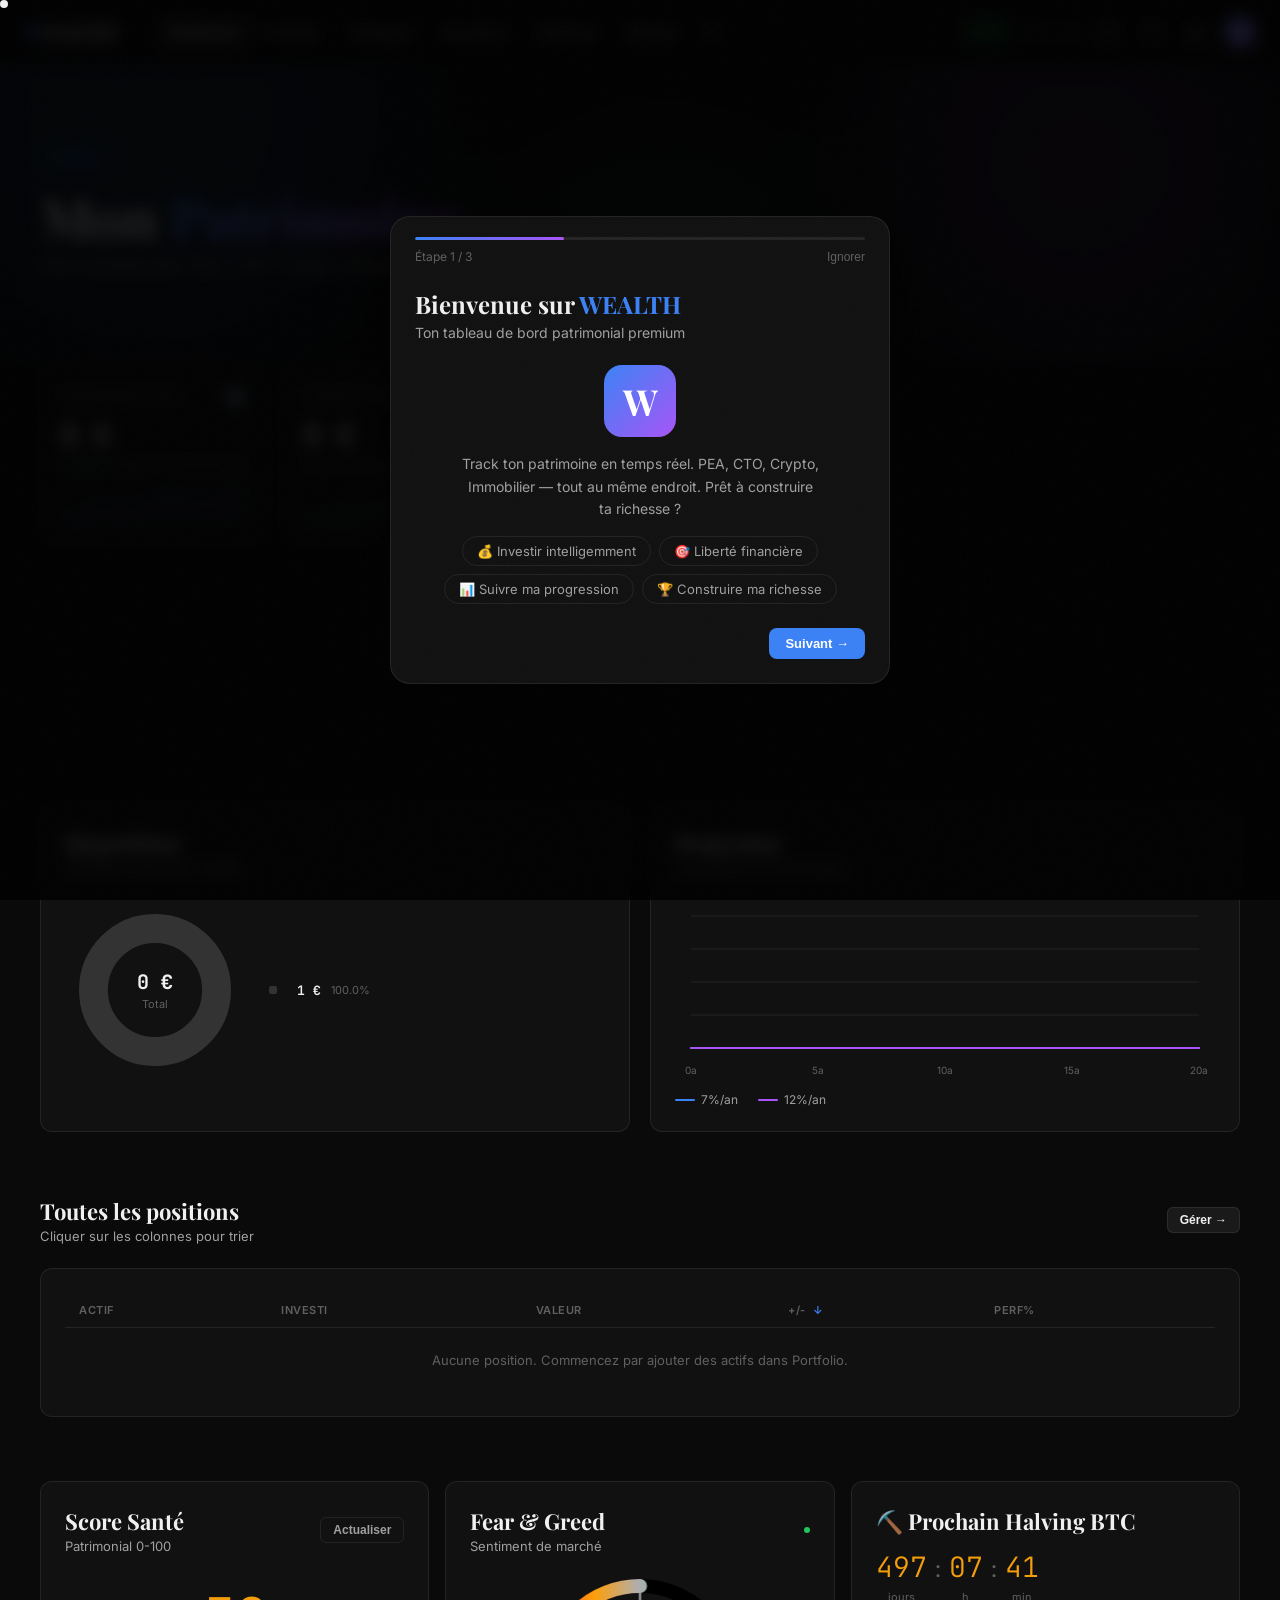
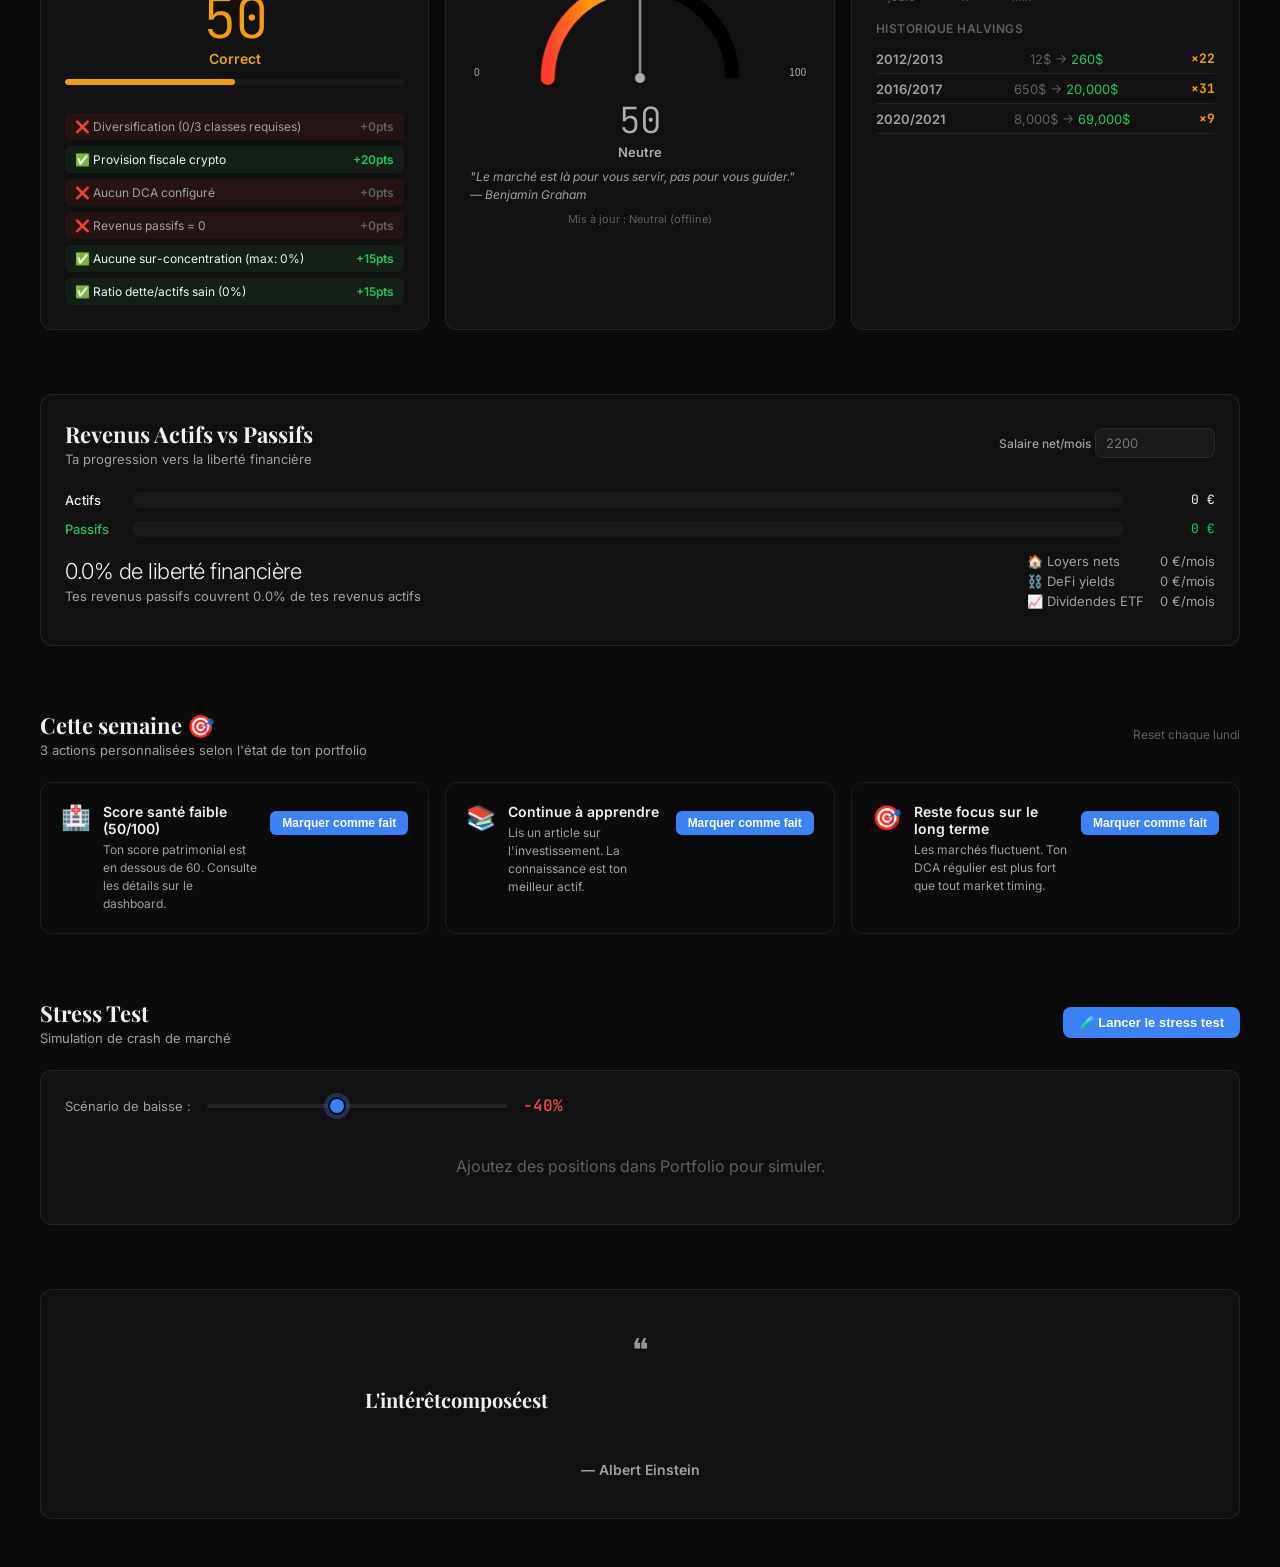
<file: index.html>
<!DOCTYPE html>
<html lang="fr" data-theme="dark">
<head>
  <meta charset="UTF-8">
  <meta name="viewport" content="width=device-width, initial-scale=1.0">
  <meta name="description" content="WEALTH — Tableau de bord patrimonial premium. PEA, CTO, Crypto, Immobilier.">
  <meta name="theme-color" content="#0a0a0a">
  <meta name="apple-mobile-web-app-capable" content="yes">
  <meta name="apple-mobile-web-app-status-bar-style" content="black-translucent">
  <title>WEALTH — Tableau de bord patrimonial</title>
  <link rel="manifest" href="manifest.json">
  <link rel="icon" type="image/svg+xml" href="assets/favicon.svg">
  <link rel="apple-touch-icon" href="assets/favicon.svg">
  <link rel="preconnect" href="https://fonts.googleapis.com">
  <link rel="preconnect" href="https://fonts.gstatic.com" crossorigin>
  <link href="https://fonts.googleapis.com/css2?family=Playfair+Display:wght@400;700&family=Inter:wght@400;500;600;700&family=JetBrains+Mono:wght@400;600;700&display=swap" rel="stylesheet">
  <link rel="stylesheet" href="css/style.css">
</head>
<body>

<!-- ══ NAV ══════════════════════════════ -->
<nav id="main-nav">
  <a class="nav-brand" onclick="showPage('dashboard')" style="cursor:pointer"><em>W</em>EALTH</a>
  <div class="nav-links">
    <span id="nav-pill"></span>
    <a class="nav-link active" data-page="dashboard" onclick="showPage('dashboard')">Dashboard</a>
    <a class="nav-link" data-page="portfolio"  onclick="showPage('portfolio')">Portfolio</a>
    <a class="nav-link" data-page="catalog"    onclick="showPage('catalog')">Catalogue</a>
    <a class="nav-link" data-page="simulator"  onclick="showPage('simulator')">Simulateur</a>
    <a class="nav-link" data-page="roadmap"    onclick="showPage('roadmap')">Roadmap</a>
    <a class="nav-link" data-page="mindset"    onclick="showPage('mindset')">Mindset</a>
    <a class="nav-link" data-page="settings"   onclick="showPage('settings')">⚙️</a>
  </div>
  <div class="nav-right">
    <span id="nav-total">0&nbsp;€</span>
    <span id="nav-clock" class="mono">00:00:00</span>
    <button class="btn-icon" onclick="if(typeof openCommandPalette==='function')openCommandPalette()" title="Cmd+K">⌘</button>
    <button class="btn-icon" id="stealth-btn" onclick="toggleStealth()" title="Mode Stealth (Ctrl+Shift+H)">👁</button>
    <button class="btn-icon" onclick="toggleThemePanel()" title="Thème">◐</button>
    <div class="nav-avatar" title="Profil">W</div>
    <button class="btn-icon" id="hamburger" title="Menu">☰</button>
  </div>
</nav>

<!-- ══ THEME PANEL ════════════════════════ -->
<div id="theme-panel"></div>

<!-- ══ MOBILE DRAWER ═════════════════════ -->
<div id="nav-overlay"></div>
<div id="nav-drawer">
  <div style="font-family:'Playfair Display',serif;font-size:20px;font-weight:700;margin-bottom:16px;padding-bottom:16px;border-bottom:1px solid var(--border)"><em style="color:var(--accent)">W</em>EALTH</div>
  <a class="drawer-link active" data-page="dashboard" onclick="showPage('dashboard')">Dashboard</a>
  <a class="drawer-link" data-page="portfolio"  onclick="showPage('portfolio')">Portfolio</a>
  <a class="drawer-link" data-page="catalog"    onclick="showPage('catalog')">Catalogue</a>
  <a class="drawer-link" data-page="simulator"  onclick="showPage('simulator')">Simulateur</a>
  <a class="drawer-link" data-page="roadmap"    onclick="showPage('roadmap')">Roadmap</a>
  <a class="drawer-link" data-page="mindset"    onclick="showPage('mindset')">Mindset</a>
  <a class="drawer-link" data-page="settings"   onclick="showPage('settings')">⚙️ Paramètres</a>
  <div style="margin-top:auto;padding-top:16px;border-top:1px solid var(--border);display:flex;flex-direction:column;gap:8px">
    <button class="btn btn-ghost" onclick="if(typeof exportData==='function')exportData()">📤 Exporter</button>
    <label class="btn btn-ghost" style="cursor:pointer">📥 Importer<input type="file" accept=".json" style="display:none" onchange="importData(this)"></label>
  </div>
</div>

<!-- ══ APP ════════════════════════════════ -->
<div id="app">

  <!-- ════ DASHBOARD ════════════════════ -->
  <div id="page-dashboard" class="page active">
    <!-- Hero -->
    <div class="hero-mesh">
      <div class="mesh-blobs">
        <div class="mesh-blob mesh-blob-1"></div>
        <div class="mesh-blob mesh-blob-2"></div>
        <div class="mesh-blob mesh-blob-3"></div>
      </div>
      <div class="hero-content">
        <div class="hero-tag"><div class="live-dot"></div> LIVE</div>
        <h1 class="hero-title">Mon <span class="gradient-text">Patrimoine</span></h1>
        <p class="hero-sub">Suivi en temps réel · PEA · CTO · Crypto · Immobilier</p>
      </div>
    </div>

    <!-- Metrics -->
    <div class="metrics-grid">
      <div class="metric-card" data-color="blue">
        <div class="metric-header">
          <div class="metric-label">Patrimoine total</div>
          <div class="metric-icon">💎</div>
        </div>
        <div class="metric-value mono" id="metric-total">0&nbsp;€</div>
        <div class="metric-sub"><span class="up" id="metric-pnl-pct">+0.00%</span> depuis l'investissement</div>
        <canvas class="metric-spark" id="spark-total" height="40"></canvas>
      </div>
      <div class="metric-card" data-color="green">
        <div class="metric-header">
          <div class="metric-label">Capital investi</div>
          <div class="metric-icon">💰</div>
        </div>
        <div class="metric-value mono" id="metric-invested">0&nbsp;€</div>
        <div class="metric-sub">Somme de toutes les mises</div>
        <canvas class="metric-spark" id="spark-invested" height="40"></canvas>
      </div>
      <div class="metric-card" data-color="purple">
        <div class="metric-header">
          <div class="metric-label">Plus-value nette</div>
          <div class="metric-icon">📈</div>
        </div>
        <div class="metric-value mono" id="metric-pnl">0&nbsp;€</div>
        <div class="metric-sub">Gain ou perte total</div>
      </div>
      <div class="metric-card" data-color="blue">
        <div class="metric-header">
          <div class="metric-label">PEA</div>
          <div class="metric-icon">🇫🇷</div>
        </div>
        <div class="metric-value mono" id="metric-pea">0&nbsp;€</div>
        <div class="metric-sub">ETF & actions françaises</div>
        <canvas class="metric-spark" id="spark-pea" height="40"></canvas>
      </div>
      <div class="metric-card" data-color="purple">
        <div class="metric-header">
          <div class="metric-label">CTO</div>
          <div class="metric-icon">🌍</div>
        </div>
        <div class="metric-value mono" id="metric-cto">0&nbsp;€</div>
        <div class="metric-sub">Actions internationales</div>
        <canvas class="metric-spark" id="spark-cto" height="40"></canvas>
      </div>
      <div class="metric-card" data-color="amber">
        <div class="metric-header">
          <div class="metric-label">Crypto</div>
          <div class="metric-icon">₿</div>
        </div>
        <div class="metric-value mono" id="metric-crypto">0&nbsp;€</div>
        <div class="metric-sub">Actifs numériques</div>
        <canvas class="metric-spark" id="spark-crypto" height="40"></canvas>
      </div>
      <div class="metric-card" data-color="green">
        <div class="metric-header">
          <div class="metric-label">Immobilier</div>
          <div class="metric-icon">🏠</div>
        </div>
        <div class="metric-value mono" id="metric-immo">0&nbsp;€</div>
        <div class="metric-sub">Biens en patrimoine</div>
        <canvas class="metric-spark" id="spark-immo" height="40"></canvas>
      </div>
    </div>

    <!-- Charts row -->
    <div class="section">
      <div class="two-col">
        <!-- Donut -->
        <div class="card">
          <div class="section-header">
            <div>
              <div class="section-title">Répartition</div>
              <div class="section-sub">Allocation par classe d'actifs</div>
            </div>
          </div>
          <div style="display:flex;align-items:center;gap:24px;flex-wrap:wrap">
            <div class="donut-wrap">
              <canvas id="donut-chart" width="180" height="180" style="width:180px;height:180px"></canvas>
              <div class="donut-center">
                <div class="donut-total" id="donut-total">0&nbsp;€</div>
                <div class="donut-label">Total</div>
              </div>
            </div>
            <div class="legend" id="donut-legend"></div>
          </div>
        </div>
        <!-- Projection -->
        <div class="card">
          <div class="section-header">
            <div>
              <div class="section-title">Projection</div>
              <div class="section-sub">Croissance à 7% et 12%/an</div>
            </div>
          </div>
          <canvas id="proj-chart" style="width:100%;height:180px"></canvas>
          <div class="proj-legend">
            <div class="proj-legend-item"><div class="proj-legend-line" style="background:var(--accent)"></div>7%/an</div>
            <div class="proj-legend-item"><div class="proj-legend-line" style="background:var(--purple)"></div>12%/an</div>
          </div>
        </div>
      </div>
    </div>

    <!-- All positions -->
    <div class="section">
      <div class="section-header">
        <div>
          <div class="section-title">Toutes les positions</div>
          <div class="section-sub">Cliquer sur les colonnes pour trier</div>
        </div>
        <button class="btn btn-secondary btn-sm" onclick="showPage('portfolio')">Gérer →</button>
      </div>
      <div class="card">
        <div class="table-wrap">
          <table id="all-table">
            <thead>
              <tr>
                <th>Actif</th>
                <th data-sort="invested">Investi <span class="sort-indicator"></span></th>
                <th data-sort="current">Valeur <span class="sort-indicator"></span></th>
                <th data-sort="pnl">+/- <span class="sort-indicator active"> ↓</span></th>
                <th data-sort="pct">Perf% <span class="sort-indicator"></span></th>
              </tr>
            </thead>
            <tbody id="all-tbody"></tbody>
          </table>
        </div>
      </div>
    </div>

    <!-- V4 — Score Santé + Coach hebdomadaire -->
    <div class="section">
      <div class="v4-top-row">

        <!-- Score Santé Patrimoniale -->
        <div class="card v4-health-card">
          <div class="section-header">
            <div>
              <div class="section-title">Score Santé</div>
              <div class="section-sub">Patrimonial 0-100</div>
            </div>
            <button class="btn btn-ghost btn-sm" onclick="renderHealthScore()">Actualiser</button>
          </div>
          <div class="health-gauge-wrap">
            <div class="health-gauge-number" id="health-gauge-value">—</div>
            <div class="health-gauge-label" id="health-label">Calcul...</div>
            <div class="health-gauge-bar-wrap">
              <div class="health-gauge-bar" id="health-gauge-bar" style="width:0%"></div>
            </div>
          </div>
          <div id="health-details" class="health-details"></div>
        </div>

        <!-- Fear & Greed Index -->
        <div class="card v4-fng-card">
          <div class="section-header">
            <div>
              <div class="section-title">Fear &amp; Greed</div>
              <div class="section-sub">Sentiment de marché</div>
            </div>
            <span class="live-dot"></span>
          </div>
          <canvas id="fng-gauge" style="width:100%;height:110px;display:block"></canvas>
          <div style="text-align:center;margin-top:8px">
            <div class="fng-value" id="fng-value">—</div>
            <div class="fng-label" id="fng-label">Chargement...</div>
          </div>
          <div id="fng-quote" class="fng-quote"></div>
          <div id="fng-updated" style="font-size:11px;color:var(--text-tertiary);margin-top:8px;text-align:center"></div>
        </div>

        <!-- Halving Countdown -->
        <div class="card v4-halving-card">
          <div class="section-title" style="margin-bottom:12px">⛏️ Prochain Halving BTC</div>
          <div class="halving-countdown">
            <div class="halving-unit"><span class="halving-num" id="halving-days">—</span><span class="halving-lbl">jours</span></div>
            <div class="halving-sep">:</div>
            <div class="halving-unit"><span class="halving-num" id="halving-hours">—</span><span class="halving-lbl">h</span></div>
            <div class="halving-sep">:</div>
            <div class="halving-unit"><span class="halving-num" id="halving-mins">—</span><span class="halving-lbl">min</span></div>
          </div>
          <div style="margin-top:16px">
            <div style="font-size:12px;font-weight:600;color:var(--text-tertiary);text-transform:uppercase;letter-spacing:.5px;margin-bottom:8px">Historique halvings</div>
            <div id="halving-history"></div>
          </div>
        </div>

      </div>
    </div>

    <!-- V4 — Revenus Actifs vs Passifs -->
    <div class="section">
      <div class="card">
        <div class="section-header">
          <div>
            <div class="section-title">Revenus Actifs vs Passifs</div>
            <div class="section-sub">Ta progression vers la liberté financière</div>
          </div>
          <div class="field" style="flex-direction:row;align-items:center;gap:8px;margin:0">
            <label style="font-size:12px;color:var(--text-secondary);white-space:nowrap">Salaire net/mois</label>
            <input id="salary-input" type="number" placeholder="2200" style="width:120px;padding:6px 10px;font-size:13px">
          </div>
        </div>
        <div class="income-bars">
          <div class="income-bar-row">
            <span class="income-bar-label">Actifs</span>
            <div class="income-bar-track">
              <div class="income-bar-fill income-bar-active" id="income-bar-active" style="width:0%"></div>
            </div>
            <span class="income-bar-val" id="income-active-val">0 €</span>
          </div>
          <div class="income-bar-row">
            <span class="income-bar-label" style="color:var(--green)">Passifs</span>
            <div class="income-bar-track">
              <div class="income-bar-fill income-bar-passive" id="income-bar-passive" style="width:0%"></div>
            </div>
            <span class="income-bar-val td-green" id="income-passive-val">0 €</span>
          </div>
        </div>
        <div style="margin-top:16px;display:flex;align-items:center;justify-content:space-between;flex-wrap:wrap;gap:12px">
          <div>
            <div style="font-size:22px;font-weight:300;letter-spacing:-0.5px"><span id="income-freedom-pct">0%</span> de liberté financière</div>
            <div id="income-freedom-msg" style="font-size:13px;color:var(--text-secondary);margin-top:4px"></div>
          </div>
          <div id="income-passive-detail" class="income-detail"></div>
        </div>
        <div id="income-fi-time" style="font-size:13px;color:var(--accent);margin-top:12px;font-weight:500"></div>
      </div>
    </div>

    <!-- V4 — Coach Hebdomadaire -->
    <div class="section">
      <div class="section-header">
        <div>
          <div class="section-title">Cette semaine 🎯</div>
          <div class="section-sub">3 actions personnalisées selon l'état de ton portfolio</div>
        </div>
        <span style="font-size:12px;color:var(--text-tertiary)">Reset chaque lundi</span>
      </div>
      <div id="coach-cards" class="coach-cards"></div>
    </div>

    <!-- V4 — Stress Test -->
    <div class="section">
      <div class="section-header">
        <div>
          <div class="section-title">Stress Test</div>
          <div class="section-sub">Simulation de crash de marché</div>
        </div>
        <button class="btn btn-primary" onclick="runStressTest()">🧪 Lancer le stress test</button>
      </div>
      <div class="card">
        <div style="display:flex;align-items:center;gap:16px;margin-bottom:16px;flex-wrap:wrap">
          <span style="font-size:13px;color:var(--text-secondary)">Scénario de baisse :</span>
          <input type="range" id="stress-slider" min="10" max="80" step="10" value="40" style="flex:1;max-width:300px" oninput="runStressTest()">
          <span class="mono" id="stress-pct-label" style="font-size:16px;font-weight:600;color:var(--red)">-40%</span>
        </div>
        <div id="stress-output">
          <div style="text-align:center;padding:24px;color:var(--text-tertiary)">Configurez vos positions dans Portfolio puis lancez le test.</div>
        </div>
      </div>
    </div>

    <!-- Quote -->
    <div class="section" style="padding-bottom:48px">
      <div class="card" style="text-align:center;padding:40px">
        <div style="font-size:32px;margin-bottom:16px;opacity:0.6">❝</div>
        <div style="font-family:'Playfair Display',serif;font-size:20px;font-weight:700;line-height:1.5;max-width:560px;margin:0 auto 16px" id="dash-quote-text"></div>
        <div style="font-size:14px;font-weight:600;color:var(--text-secondary)" id="dash-quote-author"></div>
      </div>
    </div>
  </div><!-- /dashboard -->


  <!-- ════ PORTFOLIO ════════════════════ -->
  <div id="page-portfolio" class="page">
    <div style="padding:32px 40px 0">
      <h2 class="section-title">Portfolio</h2>
      <p class="section-sub" style="margin-top:4px">Gérez vos positions et DCA</p>
    </div>
    <div class="inner-tabs" style="margin-top:24px">
      <div class="inner-tab active" data-tab="pea"     onclick="showInner('pea',this)">PEA <span class="tab-badge">0</span></div>
      <div class="inner-tab"        data-tab="cto"     onclick="showInner('cto',this)">CTO <span class="tab-badge">0</span></div>
      <div class="inner-tab"        data-tab="crypto"  onclick="showInner('crypto',this)">Crypto <span class="tab-badge">0</span></div>
      <div class="inner-tab"        data-tab="immo"    onclick="showInner('immo',this)">Immobilier <span class="tab-badge">0</span></div>
      <div class="inner-tab"        data-tab="dca"     onclick="showInner('dca',this)">DCA <span class="tab-badge">0</span></div>
      <div class="inner-tab"        data-tab="defi"    onclick="showInner('defi',this)">DeFi <span class="tab-badge">0</span></div>
      <div class="inner-tab"        data-tab="journal" onclick="showInner('journal',this)">Journal <span class="tab-badge">0</span></div>
    </div>

    <!-- PEA — V4: ticker + shares + pricePerShare + buyDate -->
    <div id="pane-pea" class="inner-pane active">
      <div class="add-form">
        <div class="add-form-title">+ Nouvelle position PEA</div>
        <div class="form-row">
          <div class="form-group">
            <label>Ticker ETF</label>
            <input id="pea-ticker" placeholder="ex: CW8, PE500, PUST">
          </div>
          <div class="form-group">
            <label>Nombre de parts</label>
            <input id="pea-shares" type="number" placeholder="ex: 10.5" min="0" step="0.0001">
          </div>
          <div class="form-group">
            <label>Prix d'achat / part (€)</label>
            <input id="pea-pps" type="number" placeholder="ex: 420.50" min="0" step="0.01">
          </div>
          <div class="form-group">
            <label>Date d'achat</label>
            <input id="pea-buydate" type="date">
          </div>
          <div class="form-group" style="justify-content:flex-end">
            <label>&nbsp;</label>
            <button class="btn btn-primary" onclick="addPos('pea')">Ajouter</button>
          </div>
        </div>
      </div>
      <div class="card">
        <div class="table-wrap">
          <table>
            <thead><tr><th>ETF</th><th>Parts</th><th>Investi</th><th>Valeur</th><th>+/-</th><th>Perf%</th><th>Actions</th></tr></thead>
            <tbody id="pea-tbody"></tbody>
          </table>
        </div>
      </div>
    </div>

    <!-- CTO — V4: ticker + shares + pricePerShare + buyDate -->
    <div id="pane-cto" class="inner-pane">
      <div class="add-form">
        <div class="add-form-title">+ Nouvelle position CTO</div>
        <div class="form-row">
          <div class="form-group">
            <label>Ticker</label>
            <input id="cto-ticker" placeholder="ex: NVDA, AAPL, MSFT">
          </div>
          <div class="form-group">
            <label>Nombre de parts</label>
            <input id="cto-shares" type="number" placeholder="ex: 5" min="0" step="0.0001">
          </div>
          <div class="form-group">
            <label>Prix d'achat / part (€)</label>
            <input id="cto-pps" type="number" placeholder="ex: 178" min="0" step="0.01">
          </div>
          <div class="form-group">
            <label>Date d'achat</label>
            <input id="cto-buydate" type="date">
          </div>
          <div class="form-group" style="justify-content:flex-end">
            <label>&nbsp;</label>
            <button class="btn btn-primary" onclick="addPos('cto')">Ajouter</button>
          </div>
        </div>
      </div>
      <div class="card">
        <div class="table-wrap">
          <table>
            <thead><tr><th>Actif</th><th>Parts</th><th>Investi</th><th>Valeur</th><th>+/-</th><th>Perf%</th><th>Actions</th></tr></thead>
            <tbody id="cto-tbody"></tbody>
          </table>
        </div>
      </div>
    </div>

    <!-- Crypto — V4: ticker + quantity + buyPrice + buyDate -->
    <div id="pane-crypto" class="inner-pane">
      <div id="bias-warning-banner" class="tax-banner" style="display:none;background:rgba(255,159,10,0.15);border-color:var(--amber)"></div>
      <div id="crypto-tax-banner" class="tax-banner" style="display:none"></div>
      <div class="add-form">
        <div class="add-form-title">+ Nouvelle position Crypto</div>
        <div class="form-row">
          <div class="form-group">
            <label>Token</label>
            <input id="crypto-ticker" placeholder="ex: BTC, ETH, SOL">
          </div>
          <div class="form-group">
            <label>Quantité</label>
            <input id="crypto-qty" type="number" placeholder="ex: 0.05" min="0" step="any">
          </div>
          <div class="form-group">
            <label>Prix d'achat ($)</label>
            <input id="crypto-bp" type="number" placeholder="ex: 85000" min="0">
          </div>
          <div class="form-group">
            <label>Date d'achat</label>
            <input id="crypto-buydate" type="date">
          </div>
          <div class="form-group" style="justify-content:flex-end">
            <label>&nbsp;</label>
            <button class="btn btn-primary" onclick="addCrypto()">Ajouter</button>
          </div>
        </div>
      </div>
      <div class="card">
        <div class="table-wrap">
          <table>
            <thead><tr><th>Token</th><th>Quantité</th><th>Prix live</th><th>Investi</th><th>Valeur</th><th>+/-</th><th>Perf%</th><th>Multiple</th><th>Actions</th></tr></thead>
            <tbody id="crypto-tbody"></tbody>
          </table>
        </div>
      </div>
    </div>

    <!-- Immo -->
    <div id="pane-immo" class="inner-pane">
      <div class="add-form">
        <div class="add-form-title">+ Nouveau bien immobilier</div>
        <div class="form-row">
          <div class="form-group" style="flex:2">
            <label>Nom</label>
            <input id="immo-name" placeholder="ex: Appartement T2 Paris">
          </div>
          <div class="form-group">
            <label>Valeur marché (€)</label>
            <input id="immo-price" type="number" placeholder="0" min="0">
          </div>
          <div class="form-group">
            <label>Prix d'achat (€)</label>
            <input id="immo-inv" type="number" placeholder="0" min="0">
          </div>
        </div>
        <div class="form-row">
          <div class="form-group">
            <label>Adresse</label>
            <input id="immo-addr" placeholder="Adresse (optionnel)">
          </div>
          <div class="form-group">
            <label>Loyer/mois (€)</label>
            <input id="immo-loyer" type="number" placeholder="0" min="0">
          </div>
          <div class="form-group">
            <label>Charges/mois (€)</label>
            <input id="immo-charges" type="number" placeholder="0" min="0">
          </div>
          <div class="form-group" style="justify-content:flex-end">
            <label>&nbsp;</label>
            <button class="btn btn-primary" onclick="addImmo()">Ajouter</button>
          </div>
        </div>
      </div>
      <div id="immo-grid" class="immo-grid"></div>
    </div>

    <!-- DCA -->
    <div id="pane-dca" class="inner-pane">
      <div class="two-col" style="margin-bottom:24px">
        <div class="add-form" style="margin-bottom:0">
          <div class="add-form-title">+ Nouveau DCA automatique</div>
          <div class="form-row">
            <div class="form-group" style="flex:2">
              <label>Actif</label>
              <input id="dca-asset" placeholder="ex: CW8 MSCI World">
            </div>
            <div class="form-group">
              <label>Montant (€)</label>
              <input id="dca-amount" type="number" placeholder="0" min="0">
            </div>
          </div>
          <div class="form-row">
            <div class="form-group">
              <label>Catégorie</label>
              <select id="dca-cat">
                <option value="PEA">PEA</option>
                <option value="CTO">CTO</option>
                <option value="Crypto">Crypto</option>
              </select>
            </div>
            <div class="form-group">
              <label>Jour du mois</label>
              <input id="dca-day" type="number" placeholder="1" min="1" max="28" value="1">
            </div>
            <div class="form-group" style="justify-content:flex-end">
              <label>&nbsp;</label>
              <button class="btn btn-primary" onclick="addDCA()">Ajouter</button>
            </div>
          </div>
        </div>
        <div class="card">
          <div class="section-title" style="font-size:15px;margin-bottom:8px">Calendrier mensuel</div>
          <div id="dca-calendar" class="dca-calendar"></div>
        </div>
      </div>
      <div id="dca-list" class="dca-list"></div>
    </div>

    <!-- DEFI — V4 -->
    <div id="pane-defi" class="inner-pane">
      <div class="defi-summary-row">
        <div class="defi-stat"><div class="defi-stat-val" id="defi-total-value">0 €</div><div class="defi-stat-lbl">Capital déployé</div></div>
        <div class="defi-stat"><div class="defi-stat-val td-green" id="defi-total-yield">0 €</div><div class="defi-stat-lbl">Yields accumulés</div></div>
      </div>

      <!-- Add DeFi position -->
      <div class="add-form">
        <div class="add-form-title">+ Nouvelle position DeFi</div>
        <div class="form-row">
          <div class="form-group">
            <label>Protocole</label>
            <select id="defi-protocol">
              <option>Aave</option><option>Uniswap</option><option>Curve</option>
              <option>Compound</option><option>Lido</option><option>PancakeSwap</option>
              <option>Balancer</option><option>Autre</option>
            </select>
          </div>
          <div class="form-group">
            <label>Asset 1</label>
            <input id="defi-asset1" placeholder="ex: ETH">
          </div>
          <div class="form-group">
            <label>Quantité 1</label>
            <input id="defi-amount1" type="number" placeholder="1.5" min="0" step="any">
          </div>
          <div class="form-group">
            <label>Prix entrée 1 ($)</label>
            <input id="defi-ep1" type="number" placeholder="3000" min="0">
          </div>
        </div>
        <div class="form-row">
          <div class="form-group">
            <label>Asset 2 (pool LP)</label>
            <input id="defi-asset2" placeholder="ex: USDC (optionnel)">
          </div>
          <div class="form-group">
            <label>Quantité 2</label>
            <input id="defi-amount2" type="number" placeholder="0" min="0" step="any">
          </div>
          <div class="form-group">
            <label>Prix entrée 2 ($)</label>
            <input id="defi-ep2" type="number" placeholder="1" min="0">
          </div>
          <div class="form-group">
            <label>APY (%)</label>
            <input id="defi-apy" type="number" placeholder="15.5" min="0" step="0.1">
          </div>
          <div class="form-group">
            <label>Date entrée</label>
            <input id="defi-startdate" type="date">
          </div>
          <div class="form-group" style="justify-content:flex-end">
            <label>&nbsp;</label>
            <button class="btn btn-primary" onclick="addDefi()">Ajouter</button>
          </div>
        </div>
      </div>
      <div class="card">
        <div class="table-wrap">
          <table>
            <thead><tr><th>Protocole</th><th>Assets</th><th>Capital</th><th>APY</th><th>Yields accumulés</th><th>Impermanent Loss</th><th>Depuis</th><th>Actions</th></tr></thead>
            <tbody id="defi-tbody"></tbody>
          </table>
        </div>
      </div>

      <!-- Impermanent Loss Calculator -->
      <div class="card" style="margin-top:16px">
        <div class="section-title" style="font-size:15px;margin-bottom:16px">🧮 Calculateur Impermanent Loss</div>
        <div class="form-row">
          <div class="form-group"><label>Capital investi (€)</label><input id="il-capital" type="number" placeholder="1000"></div>
          <div class="form-group"><label>Prix entrée Asset 1 ($)</label><input id="il-ep1" type="number" placeholder="3000"></div>
          <div class="form-group"><label>Prix entrée Asset 2 ($)</label><input id="il-ep2" type="number" placeholder="1"></div>
          <div class="form-group"><label>Prix actuel Asset 1 ($)</label><input id="il-cp1" type="number" placeholder="3500"></div>
          <div class="form-group"><label>Prix actuel Asset 2 ($)</label><input id="il-cp2" type="number" placeholder="1"></div>
          <div class="form-group"><label>APY (%)</label><input id="il-apy" type="number" placeholder="15"></div>
          <div class="form-group"><label>Jours en pool</label><input id="il-days" type="number" placeholder="30"></div>
          <div class="form-group" style="justify-content:flex-end"><label>&nbsp;</label>
            <button class="btn btn-primary" id="il-calc-btn">Calculer</button></div>
        </div>
        <div id="il-output" style="margin-top:12px"></div>
      </div>

      <!-- Gas Fees Tracker -->
      <div class="card" style="margin-top:16px">
        <div class="section-title" style="font-size:15px;margin-bottom:12px">⛽ Gas Fees Tracker</div>
        <div style="display:flex;gap:24px;margin-bottom:16px;flex-wrap:wrap">
          <div><div style="font-size:12px;color:var(--text-tertiary)">Total gas payé</div><div class="mono" style="font-size:18px;color:var(--red)" id="gas-total">0 €</div></div>
          <div><div style="font-size:12px;color:var(--text-tertiary)">Impact rentabilité</div><div id="gas-impact" style="font-size:14px;font-weight:500">—</div></div>
        </div>
        <div class="form-row">
          <div class="form-group"><label>Date</label><input id="gas-date" type="date"></div>
          <div class="form-group"><label>Montant (€)</label><input id="gas-amount" type="number" placeholder="12.50" step="0.01"></div>
          <div class="form-group" style="flex:2"><label>Action</label><input id="gas-action" placeholder="ex: Swap ETH→USDC sur Uniswap"></div>
          <div class="form-group" style="justify-content:flex-end"><label>&nbsp;</label>
            <button class="btn btn-primary" onclick="addGasFee()">Ajouter</button></div>
        </div>
        <div id="gas-list" style="max-height:200px;overflow-y:auto;margin-top:8px"></div>
      </div>
    </div>

    <!-- JOURNAL — V4 -->
    <div id="pane-journal" class="inner-pane">
      <div class="add-form">
        <div class="add-form-title">+ Nouvelle décision</div>
        <div class="form-row">
          <div class="form-group"><label>Date</label><input id="journal-date" type="date"></div>
          <div class="form-group"><label>Actif</label><input id="journal-asset" placeholder="ex: BTC, CW8..."></div>
          <div class="form-group">
            <label>Action</label>
            <select id="journal-action">
              <option value="achat">Achat</option>
              <option value="vente">Vente</option>
              <option value="hold">Hold</option>
              <option value="rééquilibrage">Rééquilibrage</option>
            </select>
          </div>
          <div class="form-group"><label>Montant (€)</label><input id="journal-amount" type="number" placeholder="0"></div>
          <div class="form-group">
            <label>Humeur</label>
            <select id="journal-humeur">
              <option>😌</option><option>😊</option><option>😐</option>
              <option>😰</option><option>🤑</option><option>😤</option>
            </select>
          </div>
        </div>
        <div class="form-row">
          <div class="form-group" style="flex:3">
            <label>Thèse d'investissement</label>
            <textarea id="journal-these" placeholder="Pourquoi cette décision ? Quels sont tes arguments ? Quel est ton plan de sortie ?" style="width:100%;min-height:80px;padding:10px;border-radius:8px;border:1px solid var(--border);background:var(--bg-elevated);color:var(--text);font-family:inherit;font-size:13px;resize:vertical"></textarea>
          </div>
          <div class="form-group" style="justify-content:flex-end;align-self:flex-end">
            <label>&nbsp;</label>
            <button class="btn btn-primary" onclick="addJournalEntry()">Enregistrer</button>
          </div>
        </div>
      </div>
      <div id="journal-list"></div>
    </div>

  </div><!-- /portfolio -->

  <!-- V4 — Intelligence Financière (inline sections in portfolio) -->


  <!-- ════ CATALOGUE ════════════════════ -->
  <div id="page-catalog" class="page">
    <!-- Ticker bar -->
    <div id="ticker-wrap">
      <div id="ticker-bar"></div>
      <span id="prices-updated"></span>
    </div>
    <div class="section">
      <div class="section-header" style="flex-wrap:wrap;gap:12px">
        <div>
          <div class="section-title">Catalogue</div>
          <div class="section-sub">ETF, actions et cryptos à surveiller</div>
        </div>
        <div id="catalog-search-wrap">
          <svg width="15" height="15" viewBox="0 0 24 24" fill="none" stroke="currentColor" stroke-width="2" stroke-linecap="round"><circle cx="11" cy="11" r="8"/><line x1="21" y1="21" x2="16.65" y2="16.65"/></svg>
          <input id="catalog-search" placeholder="Rechercher un actif..." oninput="filterCatalog()">
        </div>
      </div>
      <div class="catalog-filters">
        <button class="pill-filter active" onclick="filterCat('Tous',this)">Tous</button>
        <button class="pill-filter" onclick="filterCat('ETF',this)">ETF</button>
        <button class="pill-filter" onclick="filterCat('PEA',this)">PEA éligible</button>
        <button class="pill-filter" onclick="filterCat('Action',this)">Actions</button>
        <button class="pill-filter" onclick="filterCat('Crypto',this)">Crypto</button>
        <button class="pill-filter" onclick="filterCat('Favoris',this)">⭐ Watchlist</button>
      </div>
      <div id="catalog-grid" class="catalog-grid"></div>
    </div>
  </div><!-- /catalog -->


  <!-- ════ SIMULATEUR ════════════════════ -->
  <div id="page-simulator" class="page">
    <div class="section">
      <div class="section-header">
        <div>
          <div class="section-title">Simulateur</div>
          <div class="section-sub">Calculez la croissance de votre patrimoine</div>
        </div>
      </div>
      <div class="two-col">
        <!-- Controls -->
        <div class="card">
          <div class="slider-group">
            <div class="slider-header">
              <span class="slider-label">DCA mensuel</span>
              <span class="slider-value" id="sim-dca-val">500&nbsp;€/mois</span>
            </div>
            <input type="range" id="sim-dca" min="50" max="5000" step="50" value="500">
          </div>
          <div class="slider-group">
            <div class="slider-header">
              <span class="slider-label">Rendement annuel</span>
              <span class="slider-value" id="sim-rate-val">8.0%/an</span>
            </div>
            <input type="range" id="sim-rate" min="1" max="20" step="0.5" value="8">
          </div>
          <div class="slider-group">
            <div class="slider-header">
              <span class="slider-label">Durée</span>
              <span class="slider-value" id="sim-years-val">20&nbsp;ans</span>
            </div>
            <input type="range" id="sim-years" min="1" max="40" step="1" value="20">
          </div>
          <div class="slider-group">
            <div class="slider-header">
              <span class="slider-label">Capital initial</span>
              <span class="slider-value" id="sim-initial-val">0&nbsp;€</span>
            </div>
            <input type="range" id="sim-initial" min="0" max="100000" step="1000" value="0">
          </div>
          <!-- Results -->
          <div style="display:grid;grid-template-columns:1fr 1fr;gap:12px;margin-top:24px;padding-top:24px;border-top:1px solid var(--border)">
            <div class="scenario-card" style="background:var(--bg-elevated)">
              <div class="scenario-rate">Valeur finale</div>
              <div class="scenario-val text-accent" id="sim-result-fv">0&nbsp;€</div>
            </div>
            <div class="scenario-card" style="background:var(--bg-elevated)">
              <div class="scenario-rate">Capital investi</div>
              <div class="scenario-val" id="sim-result-inv">0&nbsp;€</div>
            </div>
            <div class="scenario-card" style="background:var(--bg-elevated)">
              <div class="scenario-rate">Gain total</div>
              <div class="scenario-val text-green" id="sim-result-gain">0&nbsp;€</div>
            </div>
            <div class="scenario-card" style="background:var(--bg-elevated)">
              <div class="scenario-rate">Multiple</div>
              <div class="scenario-val text-purple" id="sim-result-mult">1.00x</div>
            </div>
          </div>
        </div>
        <!-- Chart + scenarios -->
        <div>
          <div class="card" style="margin-bottom:16px">
            <canvas id="sim-chart" style="width:100%;height:200px"></canvas>
            <div class="proj-legend" style="margin-top:8px">
              <div class="proj-legend-item"><div class="proj-legend-line" style="background:var(--accent)"></div>Valeur totale</div>
              <div class="proj-legend-item"><div class="proj-legend-line" style="background:var(--text-tertiary);border-top:2px dashed var(--text-tertiary)"></div>Capital investi</div>
            </div>
          </div>
          <div class="card">
            <div style="font-size:14px;font-weight:600;margin-bottom:12px;color:var(--text-secondary)">Scénarios</div>
            <div id="scenarios-grid" class="scenarios-grid"></div>
          </div>
        </div>
      </div>

      <!-- Expatriation Simulator -->
      <div class="lombard-section" style="margin-top:20px">
        <div class="section-header">
          <div>
            <div class="section-title">Simulateur Expatriation</div>
            <div class="section-sub">3 scénarios sur 10 ans (CDI France / Freelance / Suisse-Lux)</div>
          </div>
        </div>
        <div class="two-col">
          <div class="card">
            <div class="form-row">
              <div class="form-group">
                <label>% du salaire investi en DCA</label>
                <input id="expat-dca-pct" type="number" value="50" min="10" max="90" step="5" oninput="renderExpatSimulator()">
              </div>
              <div class="form-group">
                <label>Horizon (années)</label>
                <input id="expat-years" type="number" value="10" min="1" max="30" oninput="renderExpatSimulator()">
              </div>
              <div class="form-group">
                <label>Rendement (%/an)</label>
                <input id="expat-rate" type="number" value="8" min="1" max="20" step="0.5" oninput="renderExpatSimulator()">
              </div>
            </div>
            <div class="table-wrap" style="margin-top:12px">
              <table>
                <thead><tr><th>Scénario</th><th>DCA/mois</th><th>Patrimoine final</th><th>Impôts payés</th><th>Âge liberté FI</th></tr></thead>
                <tbody id="expat-table-body"></tbody>
              </table>
            </div>
          </div>
          <div class="card">
            <canvas id="expat-chart" style="width:100%;height:220px"></canvas>
            <div class="proj-legend" style="margin-top:8px">
              <div class="proj-legend-item"><div class="proj-legend-line" style="background:#6e6e73"></div>CDI France</div>
              <div class="proj-legend-item"><div class="proj-legend-line" style="background:var(--accent)"></div>Freelance</div>
              <div class="proj-legend-item"><div class="proj-legend-line" style="background:var(--green)"></div>Expatriation</div>
            </div>
          </div>
        </div>
      </div>

      <!-- Retirement Calculator -->
      <div class="lombard-section" style="margin-top:20px">
        <div class="section-header">
          <div>
            <div class="section-title">Calculateur Retraite Personnelle</div>
            <div class="section-sub">L'âge où tes revenus passifs > dépenses</div>
          </div>
        </div>
        <div class="two-col">
          <div class="card">
            <div class="form-row">
              <div class="form-group"><label>Dépenses souhaitées/mois (€)</label><input id="retire-spend" type="number" value="3000" oninput="calcRetirement()"></div>
              <div class="form-group"><label>Rendement espéré (%/an)</label><input id="retire-rate" type="number" value="7" step="0.5" oninput="calcRetirement()"></div>
              <div class="form-group"><label>Âge actuel</label><input id="retire-age" type="number" value="25" min="18" max="60" oninput="calcRetirement()"></div>
            </div>
            <div class="slider-group" style="margin-top:12px">
              <div class="slider-header">
                <span class="slider-label">Impact de +100€ DCA/mois</span>
                <span class="slider-value" id="retire-dca-delta-val">+0€/mois</span>
              </div>
              <input type="range" id="retire-dca-delta" min="-500" max="1000" step="50" value="0" oninput="calcRetirement()">
            </div>
          </div>
          <div id="retire-output" class="card"></div>
        </div>
      </div>

      <!-- Coût de l'Impatience -->
      <div class="lombard-section" style="margin-top:20px">
        <div class="section-header">
          <div>
            <div class="section-title">Coût de l'Impatience</div>
            <div class="section-sub">Impact d'un retrait anticipé du PEA</div>
          </div>
        </div>
        <div class="two-col">
          <div class="card">
            <div class="form-row">
              <div class="form-group"><label>Montant retiré (€)</label><input id="imp-amount" type="number" placeholder="5000"></div>
              <div class="form-group"><label>Années restantes avant 5 ans PEA</label><input id="imp-years-left" type="number" placeholder="3" min="0" max="5"></div>
              <div class="form-group"><label>Rendement espéré (%/an)</label><input id="imp-rate" type="number" value="7" step="0.5"></div>
              <div class="form-group" style="justify-content:flex-end"><label>&nbsp;</label>
                <button class="btn btn-primary" id="imp-calc-btn">Calculer</button></div>
            </div>
          </div>
          <div id="imp-output" class="card"></div>
        </div>
      </div>

      <!-- Matrice de Corrélation -->
      <div class="lombard-section" style="margin-top:20px;padding-bottom:40px">
        <div class="section-header">
          <div>
            <div class="section-title">Matrice de Corrélation</div>
            <div class="section-sub">Score de vraie diversification de ton portfolio</div>
          </div>
          <button class="btn btn-primary" id="corr-render-btn" onclick="renderCorrelationMatrix()">Analyser</button>
        </div>
        <div id="correlation-output" class="card">
          <div style="color:var(--text-tertiary);text-align:center;padding:24px">Cliquez sur "Analyser" pour voir la matrice.</div>
        </div>
      </div>

      <!-- Lombard -->
      <div class="lombard-section">
        <div class="section-header">
          <div>
            <div class="section-title">Crédit Lombard</div>
            <div class="section-sub">Empruntez sur votre portefeuille sans le vendre</div>
          </div>
        </div>
        <div class="two-col">
          <div class="card">
            <div class="slider-group">
              <div class="slider-header">
                <span class="slider-label">Valeur du portefeuille</span>
                <span class="slider-value" id="lomb-portfolio-val"></span>
              </div>
              <input type="range" id="lomb-portfolio" min="10000" max="500000" step="5000" value="50000" oninput="updateLombard()">
            </div>
            <div class="slider-group">
              <div class="slider-header">
                <span class="slider-label">LTV (% empruntable)</span>
                <span class="slider-value" id="lomb-ltv-val">70%</span>
              </div>
              <input type="range" id="lomb-ltv" min="20" max="90" step="5" value="70" oninput="updateLombard()">
            </div>
            <div class="form-row" style="margin-top:12px">
              <div class="form-group">
                <label>Taux emprunt (%)</label>
                <input id="lomb-rate" type="number" value="3" min="0" step="0.1" oninput="updateLombard()">
              </div>
              <div class="form-group">
                <label>Rendement espéré (%)</label>
                <input id="lomb-inv-rate" type="number" value="8" min="0" step="0.5" oninput="updateLombard()">
              </div>
              <div class="form-group">
                <label>Durée (ans)</label>
                <input id="lomb-years" type="number" value="5" min="1" max="20" oninput="updateLombard()">
              </div>
            </div>
          </div>
          <div class="card">
            <div style="font-size:14px;font-weight:600;margin-bottom:16px;color:var(--text-secondary)">Résultats</div>
            <div class="lombard-result">
              <div class="lombard-metric">
                <div class="lombard-metric-val text-accent" id="lomb-result-loan">0&nbsp;€</div>
                <div class="lombard-metric-lbl">Montant empruntable</div>
              </div>
              <div class="lombard-metric">
                <div class="lombard-metric-val text-red" id="lomb-result-cost">0&nbsp;€/an</div>
                <div class="lombard-metric-lbl">Coût annuel</div>
              </div>
              <div class="lombard-metric">
                <div class="lombard-metric-val" id="lomb-result-net">0&nbsp;€/an</div>
                <div class="lombard-metric-lbl">Différentiel net/an</div>
              </div>
              <div class="lombard-metric">
                <div class="lombard-metric-val text-green" id="lomb-result-profit">0&nbsp;€</div>
                <div class="lombard-metric-lbl">Gain total estimé</div>
              </div>
            </div>
            <p style="font-size:11px;color:var(--text-tertiary);margin-top:16px;line-height:1.4">⚠️ Simulation indicative. Le crédit Lombard comporte des risques (appel de marge si baisse du portefeuille). Consultez votre banque.</p>
          </div>
        </div>
      </div>
    </div>
  </div><!-- /simulator -->


  <!-- ════ ROADMAP ══════════════════════ -->
  <div id="page-roadmap" class="page">
    <div class="section">
      <div class="section-header">
        <div>
          <div class="section-title">Roadmap</div>
          <div class="section-sub">Mon chemin vers la liberté financière</div>
        </div>
      </div>
      <div class="two-col">
        <div class="card">
          <div class="timeline" id="roadmap-timeline"></div>
        </div>
        <div>
          <div class="fi-section">
            <div class="section-title" style="font-size:18px">Liberté Financière</div>
            <div id="fi-phrase" class="fi-phrase">Calcul en cours...</div>
            <div class="fi-bar-wrap">
              <div class="fi-bar" id="fi-bar" style="width:0%"></div>
            </div>
            <div class="fi-milestones">
              <span>0%</span>
              <span id="fi-pct">0%</span>
              <span>25%</span>
              <span>50%</span>
              <span>75%</span>
              <span>100%</span>
            </div>
            <div style="display:flex;justify-content:space-between;font-size:13px;margin-top:8px">
              <span>Actuel : <strong id="fi-current">0&nbsp;€</strong></span>
              <span>Objectif : <strong id="fi-target">0&nbsp;€</strong></span>
            </div>
            <div class="fi-inputs">
              <div class="form-group">
                <label>Dépenses mensuelles (€)</label>
                <input id="fi-spend" type="number" value="3000" min="0" oninput="debouncedUpdateFI()">
              </div>
              <div class="form-group">
                <label>Taux de retrait (%) — ex: 4</label>
                <input id="fi-spread" type="number" value="4" min="1" max="10" step="0.5" oninput="debouncedUpdateFI()">
              </div>
            </div>
          </div>
        </div>
      </div>
    </div>
      <!-- V4 — Macro Calendar -->
      <div class="section" style="padding-bottom:40px">
        <div class="section-header">
          <div>
            <div class="section-title">Calendrier Macro</div>
            <div class="section-sub">Prochains événements à surveiller</div>
          </div>
        </div>
        <div id="macro-calendar" class="macro-calendar"></div>
        <!-- BTC Dominance -->
        <div class="card" style="margin-top:16px">
          <div class="section-header" style="margin-bottom:8px">
            <div class="section-title" style="font-size:15px">Dominance Bitcoin</div>
          </div>
          <div style="display:flex;align-items:baseline;gap:12px">
            <div style="font-size:32px;font-weight:300;color:var(--amber)" class="mono" id="btc-dominance-value">—</div>
          </div>
          <div id="btc-dominance-msg" style="font-size:13px;margin-top:4px;color:var(--text-secondary)"></div>
        </div>
      </div>
    </div>
  </div><!-- /roadmap -->


  <!-- ════ MINDSET ══════════════════════ -->
  <div id="page-mindset" class="page">
    <!-- Quote hero -->
    <div class="mindset-hero">
      <canvas id="particles-canvas" style="width:100%;height:100%"></canvas>
      <div style="position:relative;z-index:1;text-align:center;width:100%">
        <div class="quote-date" id="quote-date"></div>
        <div class="quote-text" id="quote-text"></div>
        <div class="quote-author" id="quote-author"></div>
        <div class="quote-role" id="quote-role"></div>
        <div class="quote-dots" id="quote-dots"></div>
        <div class="quote-nav">
          <button class="quote-nav-btn" onclick="showQuote(window._qIdx?window._qIdx-1:0)">←</button>
          <button class="quote-nav-btn" onclick="showQuote(window._qIdx?window._qIdx+1:1)">→</button>
        </div>
      </div>
    </div>

    <!-- Principles -->
    <div class="section">
      <div class="section-header">
        <div>
          <div class="section-title">Principes</div>
          <div class="section-sub">Les règles qui guident chaque décision financière</div>
        </div>
      </div>
      <div id="principles-grid" class="principles-grid"></div>
    </div>

    <!-- Reading list -->
    <div class="section" style="padding-bottom:48px">
      <div class="section-header">
        <div>
          <div class="section-title">Lecture recommandée</div>
          <div class="section-sub">Les livres indispensables pour maîtriser l'investissement</div>
        </div>
      </div>
      <div id="reading-list" class="reading-list"></div>
    </div>
  </div><!-- /mindset -->

  <!-- ════ SETTINGS ══════════════════════ -->
  <div id="page-settings" class="page">
    <div class="section">
      <div class="section-header">
        <div>
          <div class="section-title">Paramètres</div>
          <div class="section-sub">Vault, données et préférences</div>
        </div>
      </div>

      <!-- Vault -->
      <div class="card" style="margin-bottom:20px">
        <div class="section-title" style="font-size:16px;margin-bottom:16px">🔐 Vault — Infos importantes</div>
        <div class="form-row">
          <div class="form-group"><label>Date ouverture PEA</label><input id="vault-pea-date" type="date"></div>
          <div class="form-group"><label>Date ouverture Livret A</label><input id="vault-livreta-date" type="date"></div>
          <div class="form-group"><label>N° contrat / compte</label><input id="vault-contract-num" placeholder="IBAN, contrat d'assurance vie..."></div>
          <div class="form-group"><label>Email comptable crypto</label><input id="vault-accountant-email" type="email" placeholder="contact@fiscalite-crypto.fr"></div>
        </div>
        <div class="form-row">
          <div class="form-group" style="flex:1">
            <label>Notes libres</label>
            <textarea id="vault-notes" placeholder="Notes privées : login broker, codes, infos importantes..." style="width:100%;min-height:100px;padding:10px;border-radius:8px;border:1px solid var(--border);background:var(--bg-elevated);color:var(--text);font-family:inherit;font-size:13px;resize:vertical"></textarea>
          </div>
        </div>
        <div style="display:flex;gap:12px;margin-top:12px">
          <button class="btn btn-primary" onclick="saveVault()">💾 Sauvegarder</button>
          <button class="btn btn-ghost" onclick="exportVault()">📤 Exporter JSON</button>
        </div>
      </div>

      <!-- Provision fiscale crypto -->
      <div class="card" style="margin-bottom:20px">
        <div class="section-title" style="font-size:16px;margin-bottom:16px">💰 Provision Fiscale Crypto</div>
        <div class="form-row">
          <div class="form-group">
            <label>Montant provisionné (€)</label>
            <input id="tax-provision-input" type="number" placeholder="0" oninput="updateTaxProvision()">
          </div>
          <div class="form-group">
            <label>&nbsp;</label>
            <div style="font-size:13px;color:var(--text-secondary);padding:10px 0">Montant mis de côté pour la flat tax 30% sur tes plus-values crypto.</div>
          </div>
        </div>
      </div>

      <!-- Export / Import -->
      <div class="card" style="margin-bottom:20px">
        <div class="section-title" style="font-size:16px;margin-bottom:16px">📦 Données</div>
        <div style="display:flex;gap:12px;flex-wrap:wrap">
          <button class="btn btn-primary" onclick="exportData()">📤 Exporter Portfolio</button>
          <label class="btn btn-ghost" style="cursor:pointer">📥 Importer Portfolio<input type="file" accept=".json" style="display:none" onchange="importData(this)"></label>
          <button class="btn btn-ghost" onclick="generateMonthlyReport()">📊 Générer Rapport Mensuel</button>
        </div>
      </div>

      <!-- Stealth Mode -->
      <div class="card" style="margin-bottom:20px">
        <div class="section-title" style="font-size:16px;margin-bottom:12px">🙈 Mode Stealth</div>
        <p style="font-size:13px;color:var(--text-secondary);margin-bottom:12px">Masque tous les montants avec •••••. Raccourci clavier : <code>Ctrl+Shift+H</code></p>
        <button class="btn btn-primary" onclick="toggleStealth()">Basculer le mode Stealth</button>
      </div>

      <!-- API Tokens -->
      <div class="card">
        <div class="section-title" style="font-size:16px;margin-bottom:8px">🔑 Tokens API</div>
        <p style="font-size:13px;color:var(--text-secondary);margin-bottom:16px">Configure tes clés API pour des données en temps réel. Les tokens sont stockés localement dans ton navigateur.</p>
        <div class="form-row">
          <div class="form-group" style="flex:1">
            <label>CoinGecko API Key <span style="font-size:11px;color:var(--text-tertiary)">(optionnel — améliore les limites de taux)</span></label>
            <div style="display:flex;gap:8px">
              <input id="settings-coingecko-token" type="password" placeholder="CG-xxxxxxxxxxxxxxxxxxxx" style="flex:1">
              <button class="btn btn-ghost" onclick="toggleTokenVisibility('settings-coingecko-token', this)" style="padding:0 12px;min-width:40px">👁</button>
            </div>
            <div id="coingecko-token-status" style="font-size:12px;margin-top:6px;color:var(--text-tertiary)">Aucune clé configurée — utilisation de l'API publique</div>
          </div>
        </div>
        <div style="display:flex;gap:12px;margin-top:12px;align-items:center">
          <button class="btn btn-primary" onclick="saveApiTokens()">💾 Sauvegarder les tokens</button>
          <button class="btn btn-ghost" onclick="clearApiTokens()">🗑 Effacer</button>
          <span id="token-save-msg" style="font-size:13px;color:var(--accent-green);display:none">✓ Tokens sauvegardés</span>
        </div>
      </div>
    </div>
  </div><!-- /settings -->

</div><!-- /app -->

<!-- ══ TOAST CONTAINER ════════════════════ -->
<div id="toast-container"></div>

<!-- ══ SCROLL TO TOP ══════════════════════ -->
<button id="scroll-top" title="Retour en haut">↑</button>

<!-- ══ SCRIPTS ════════════════════════════ -->
<script src="js/data.js"></script>
<script src="js/state.js"></script>
<script src="js/themes.js"></script>
<script src="js/animations.js"></script>
<script src="js/cursor.js"></script>
<script src="js/live-prices.js"></script>
<script src="js/charts.js"></script>
<script src="js/portfolio.js"></script>
<script src="js/simulator.js"></script>
<script src="js/catalog.js"></script>
<script src="js/mindset.js"></script>
<script src="js/roadmap.js"></script>
<script src="js/dashboard.js"></script>
<script src="js/commands.js"></script>
<script src="js/onboarding.js"></script>
<script src="js/v4-market.js"></script>
<script src="js/v4-income.js"></script>
<script src="js/v4-defi.js"></script>
<script src="js/v4-intelligence.js"></script>
<script src="js/v4-tools.js"></script>
<script src="js/v4-coach.js"></script>
<script src="js/app.js"></script>

</body>
</html>
</file>
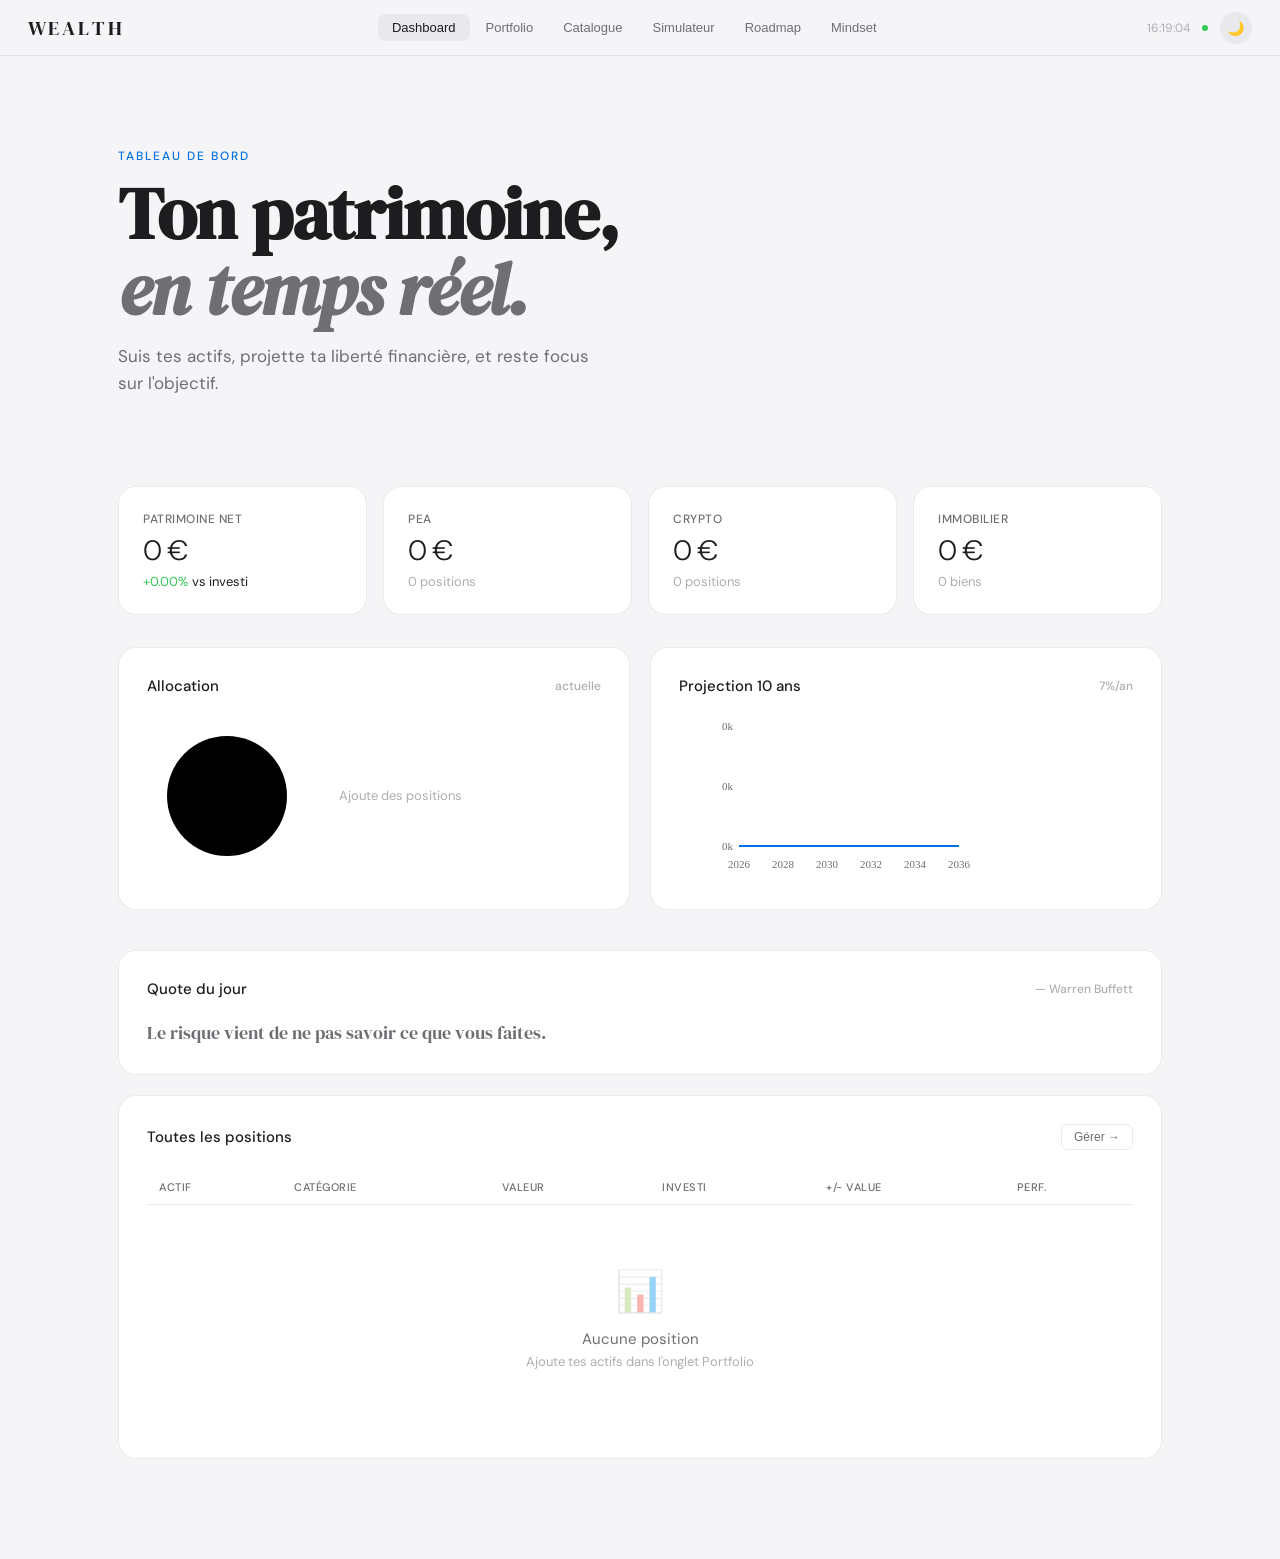
<file: wealth.html>
<!DOCTYPE html>
<html lang="fr">
<head>
<meta charset="UTF-8">
<meta name="viewport" content="width=device-width, initial-scale=1.0">
<title>WEALTH — Tableau de bord patrimonial</title>
<link rel="preconnect" href="https://fonts.googleapis.com">
<link href="https://fonts.googleapis.com/css2?family=DM+Sans:ital,opsz,wght@0,9..40,200;0,9..40,300;0,9..40,400;0,9..40,500;1,9..40,300&family=DM+Serif+Display:ital@0;1&display=swap" rel="stylesheet">
<style>
:root {
  --bg: #f5f5f7;
  --bg2: #ffffff;
  --bg3: #e8e8ed;
  --text: #1d1d1f;
  --text2: #6e6e73;
  --text3: #aeaeb2;
  --accent: #0071e3;
  --accent2: #34c759;
  --red: #ff3b30;
  --amber: #ff9f0a;
  --border: rgba(0,0,0,0.08);
  --radius: 18px;
  --radius-sm: 10px;
  --shadow: 0 4px 40px rgba(0,0,0,0.08);
  --shadow-hover: 0 8px 60px rgba(0,0,0,0.14);
  --font: 'DM Sans', sans-serif;
  --font-serif: 'DM Serif Display', serif;
  --nav-h: 56px;
}
[data-theme="dark"] {
  --bg: #000000;
  --bg2: #1c1c1e;
  --bg3: #2c2c2e;
  --text: #f5f5f7;
  --text2: #aeaeb2;
  --text3: #636366;
  --border: rgba(255,255,255,0.1);
  --shadow: 0 4px 40px rgba(0,0,0,0.4);
}
*{box-sizing:border-box;margin:0;padding:0}
html{scroll-behavior:smooth}
body{font-family:var(--font);background:var(--bg);color:var(--text);min-height:100vh;transition:background .3s,color .3s;-webkit-font-smoothing:antialiased}

/* NAV */
nav{position:fixed;top:0;left:0;right:0;height:var(--nav-h);background:rgba(245,245,247,0.85);backdrop-filter:blur(20px);-webkit-backdrop-filter:blur(20px);border-bottom:1px solid var(--border);z-index:100;display:flex;align-items:center;justify-content:space-between;padding:0 28px;transition:background .3s}
[data-theme="dark"] nav{background:rgba(0,0,0,0.85)}
.nav-logo{font-family:var(--font-serif);font-size:20px;letter-spacing:-0.5px;color:var(--text)}
.nav-links{display:flex;gap:2px}
.nav-link{padding:6px 14px;border-radius:8px;font-size:13px;font-weight:400;cursor:pointer;border:none;background:none;color:var(--text2);transition:all .2s}
.nav-link:hover,.nav-link.active{background:var(--bg3);color:var(--text)}
.nav-right{display:flex;align-items:center;gap:12px}
.theme-btn{width:32px;height:32px;border-radius:50%;border:none;background:var(--bg3);cursor:pointer;display:flex;align-items:center;justify-content:center;font-size:14px;transition:transform .2s}
.theme-btn:hover{transform:scale(1.1)}

/* PAGES */
.page{display:none;min-height:100vh;padding-top:calc(var(--nav-h) + 32px);padding-bottom:80px;animation:fadeUp .4s ease}
.page.active{display:block}
@keyframes fadeUp{from{opacity:0;transform:translateY(16px)}to{opacity:1;transform:translateY(0)}}

.container{max-width:1100px;margin:0 auto;padding:0 28px}

/* HERO */
.hero{padding:60px 28px 48px;max-width:1100px;margin:0 auto}
.hero-eyebrow{font-size:12px;font-weight:500;letter-spacing:2px;text-transform:uppercase;color:var(--accent);margin-bottom:12px}
.hero-title{font-family:var(--font-serif);font-size:clamp(42px,6vw,72px);line-height:1.05;letter-spacing:-1px;margin-bottom:16px}
.hero-title em{font-style:italic;color:var(--text2)}
.hero-sub{font-size:17px;color:var(--text2);max-width:480px;line-height:1.6;margin-bottom:40px}

/* METRIC GRID */
.metric-grid{display:grid;grid-template-columns:repeat(auto-fit,minmax(200px,1fr));gap:16px;margin-bottom:32px}
.metric-card{background:var(--bg2);border-radius:var(--radius);padding:24px;border:1px solid var(--border);transition:transform .2s,box-shadow .2s;cursor:default}
.metric-card:hover{transform:translateY(-2px);box-shadow:var(--shadow-hover)}
.metric-label{font-size:12px;font-weight:500;letter-spacing:.5px;text-transform:uppercase;color:var(--text2);margin-bottom:10px}
.metric-value{font-size:28px;font-weight:300;letter-spacing:-1px;line-height:1}
.metric-delta{font-size:13px;margin-top:8px;display:flex;align-items:center;gap:4px}
.delta-up{color:var(--accent2)}
.delta-down{color:var(--red)}

/* CARDS */
.card{background:var(--bg2);border-radius:var(--radius);padding:28px;border:1px solid var(--border);margin-bottom:20px}
.card-title{font-size:15px;font-weight:500;margin-bottom:20px;display:flex;align-items:center;justify-content:space-between}

/* TABLE */
table{width:100%;border-collapse:collapse;font-size:14px}
th{text-align:left;padding:10px 12px;font-size:11px;font-weight:500;letter-spacing:.5px;text-transform:uppercase;color:var(--text2);border-bottom:1px solid var(--border)}
td{padding:12px 12px;border-bottom:1px solid var(--border);vertical-align:middle}
tr:last-child td{border-bottom:none}
tr:hover td{background:var(--bg3)}
.tr-transition{transition:background .15s}

/* BADGE */
.badge{display:inline-block;padding:3px 10px;border-radius:20px;font-size:11px;font-weight:500;letter-spacing:.3px}
.badge-blue{background:#e3f0fd;color:#0051a3}
.badge-green{background:#d4f1e1;color:#1a7a3e}
.badge-amber{background:#fef3e2;color:#9a5c00}
.badge-red{background:#fde8e7;color:#a32b25}
.badge-gray{background:var(--bg3);color:var(--text2)}
[data-theme="dark"] .badge-blue{background:#0c3460;color:#5aacff}
[data-theme="dark"] .badge-green{background:#0a3d20;color:#30d158}
[data-theme="dark"] .badge-amber{background:#3d2800;color:#ffd60a}

/* FORMS */
.form-grid{display:grid;grid-template-columns:repeat(auto-fit,minmax(160px,1fr));gap:12px;margin-bottom:16px}
.field{display:flex;flex-direction:column;gap:6px}
.field label{font-size:12px;font-weight:500;color:var(--text2);text-transform:uppercase;letter-spacing:.5px}
input,select{font-family:var(--font);font-size:14px;padding:10px 14px;border-radius:var(--radius-sm);border:1px solid var(--border);background:var(--bg3);color:var(--text);outline:none;transition:border .2s,box-shadow .2s;width:100%}
input:focus,select:focus{border-color:var(--accent);box-shadow:0 0 0 3px rgba(0,113,227,.12)}
.btn{font-family:var(--font);font-size:14px;font-weight:500;padding:10px 22px;border-radius:var(--radius-sm);border:none;cursor:pointer;transition:all .2s}
.btn-primary{background:var(--accent);color:#fff}
.btn-primary:hover{background:#0062c4;transform:translateY(-1px)}
.btn-sm{font-size:12px;padding:5px 12px;border-radius:6px;border:1px solid var(--border);background:none;color:var(--text2);cursor:pointer;transition:all .15s}
.btn-sm:hover{background:var(--bg3);color:var(--text)}
.btn-danger{border-color:var(--red);color:var(--red)}

/* PROGRESS */
.progress{height:4px;background:var(--bg3);border-radius:2px;overflow:hidden}
.progress-fill{height:100%;border-radius:2px;background:var(--accent);transition:width .6s ease}

/* SPARKLINE placeholder */
.sparkline{height:40px;display:flex;align-items:flex-end;gap:2px}
.spark-bar{flex:1;border-radius:2px;background:var(--accent);opacity:.6;transition:opacity .2s}
.spark-bar:hover{opacity:1}

/* QUOTE PAGE */
.quote-hero{min-height:50vh;display:flex;flex-direction:column;align-items:center;justify-content:center;text-align:center;padding:60px 28px;position:relative}
.quote-date{font-size:12px;letter-spacing:2px;text-transform:uppercase;color:var(--text3);margin-bottom:32px}
.quote-text{font-family:var(--font-serif);font-size:clamp(24px,4vw,42px);line-height:1.2;max-width:760px;margin-bottom:28px;letter-spacing:-0.5px}
.quote-text::before{content:'\201C';color:var(--accent);font-size:1.2em}
.quote-text::after{content:'\201D';color:var(--accent);font-size:1.2em}
.quote-author{font-size:15px;font-weight:500;color:var(--text2)}
.quote-role{font-size:13px;color:var(--text3);margin-top:4px}
.quote-nav{display:flex;gap:12px;margin-top:40px}
.quote-dot{width:8px;height:8px;border-radius:50%;background:var(--bg3);cursor:pointer;transition:background .2s}
.quote-dot.active{background:var(--accent)}

/* PRINCIPLE CARDS */
.principles{display:grid;grid-template-columns:repeat(auto-fit,minmax(280px,1fr));gap:16px;margin-top:40px}
.principle{background:var(--bg2);border-radius:var(--radius);padding:28px;border:1px solid var(--border);transition:transform .2s}
.principle:hover{transform:translateY(-4px)}
.principle-num{font-family:var(--font-serif);font-size:40px;color:var(--bg3);line-height:1;margin-bottom:12px}
.principle-title{font-size:16px;font-weight:500;margin-bottom:8px}
.principle-text{font-size:14px;color:var(--text2);line-height:1.6}

/* CATALOG */
.search-bar{display:flex;gap:12px;margin-bottom:24px}
.search-input{flex:1;font-size:15px;padding:12px 18px;border-radius:var(--radius-sm);border:1px solid var(--border);background:var(--bg2);color:var(--text)}
.filter-pills{display:flex;flex-wrap:wrap;gap:8px;margin-bottom:24px}
.pill{padding:6px 16px;border-radius:20px;font-size:13px;cursor:pointer;border:1px solid var(--border);background:none;color:var(--text2);transition:all .2s}
.pill.active,.pill:hover{background:var(--accent);border-color:var(--accent);color:#fff}
.catalog-grid{display:grid;grid-template-columns:repeat(auto-fill,minmax(300px,1fr));gap:16px}
.catalog-item{background:var(--bg2);border-radius:var(--radius);padding:22px;border:1px solid var(--border);cursor:pointer;transition:all .2s}
.catalog-item:hover{transform:translateY(-3px);box-shadow:var(--shadow-hover);border-color:var(--accent)}
.catalog-ticker{font-size:11px;font-weight:500;letter-spacing:1px;text-transform:uppercase;color:var(--accent);margin-bottom:6px}
.catalog-name{font-size:15px;font-weight:500;margin-bottom:6px}
.catalog-desc{font-size:13px;color:var(--text2);line-height:1.5;margin-bottom:14px}
.catalog-footer{display:flex;align-items:center;justify-content:space-between}
.catalog-price{font-size:18px;font-weight:300;letter-spacing:-0.5px}
.catalog-change{font-size:13px;font-weight:500}

/* ALLOC CHART */
.donut-wrap{display:flex;align-items:center;gap:32px;flex-wrap:wrap}
.donut-legend{display:flex;flex-direction:column;gap:12px}
.legend-item{display:flex;align-items:center;gap:10px;font-size:14px}
.legend-dot{width:10px;height:10px;border-radius:50%;flex-shrink:0}

/* ROADMAP */
.timeline{position:relative;padding-left:32px}
.timeline::before{content:'';position:absolute;left:8px;top:0;bottom:0;width:2px;background:var(--bg3)}
.tl-item{position:relative;margin-bottom:32px}
.tl-item::before{content:'';position:absolute;left:-28px;top:4px;width:10px;height:10px;border-radius:50%;background:var(--bg3);border:2px solid var(--bg2);z-index:1}
.tl-item.done::before{background:var(--accent2)}
.tl-item.active::before{background:var(--accent);box-shadow:0 0 0 4px rgba(0,113,227,.2)}
.tl-year{font-size:11px;font-weight:500;letter-spacing:1px;text-transform:uppercase;color:var(--text3);margin-bottom:4px}
.tl-title{font-size:15px;font-weight:500;margin-bottom:4px}
.tl-desc{font-size:13px;color:var(--text2);line-height:1.6}

/* SIMULATOR */
.sim-output{background:linear-gradient(135deg,#0071e3 0%,#00c7be 100%);border-radius:var(--radius);padding:32px;color:#fff;margin-top:20px;text-align:center}
.sim-result-num{font-family:var(--font-serif);font-size:clamp(36px,6vw,64px);letter-spacing:-2px;line-height:1}
.sim-result-label{font-size:14px;opacity:.8;margin-top:8px}
.sim-breakdown{display:grid;grid-template-columns:1fr 1fr 1fr;gap:1px;background:rgba(255,255,255,.2);border-radius:var(--radius-sm);margin-top:24px;overflow:hidden}
.sim-cell{background:rgba(255,255,255,.08);padding:16px;text-align:center}
.sim-cell-val{font-size:18px;font-weight:500;letter-spacing:-0.5px}
.sim-cell-lbl{font-size:11px;opacity:.7;margin-top:4px;text-transform:uppercase;letter-spacing:.5px}

/* PRICE PULSE */
@keyframes pulse{0%,100%{opacity:1}50%{opacity:.4}}
.live-dot{width:6px;height:6px;border-radius:50%;background:var(--accent2);display:inline-block;animation:pulse 2s infinite}

/* CRYPTO PRICES */
.price-up{color:var(--accent2)}
.price-down{color:var(--red)}
.price-neutral{color:var(--text2)}

.section-header{display:flex;align-items:center;justify-content:space-between;margin-bottom:24px}
.section-title-lg{font-family:var(--font-serif);font-size:28px;letter-spacing:-0.5px}

/* TAB INSIDE */
.inner-tabs{display:flex;gap:4px;margin-bottom:24px;background:var(--bg3);border-radius:var(--radius-sm);padding:4px;width:fit-content}
.inner-tab{padding:7px 16px;border-radius:7px;font-size:13px;font-weight:400;cursor:pointer;border:none;background:none;color:var(--text2);transition:all .2s}
.inner-tab.active{background:var(--bg2);color:var(--text);box-shadow:0 1px 4px rgba(0,0,0,.1)}

.empty-state{text-align:center;padding:48px;color:var(--text2)}
.empty-icon{font-size:40px;margin-bottom:12px;opacity:.4}
.empty-text{font-size:15px;margin-bottom:4px}
.empty-sub{font-size:13px;color:var(--text3)}

@media(max-width:640px){
  .nav-links{display:none}
  .metric-grid{grid-template-columns:repeat(2,1fr)}
  .form-grid{grid-template-columns:1fr}
  .sim-breakdown{grid-template-columns:1fr}
}
</style>
</head>
<body data-theme="light">

<nav>
  <span class="nav-logo">W E A L T H</span>
  <div class="nav-links">
    <button class="nav-link active" onclick="showPage('dashboard',this)">Dashboard</button>
    <button class="nav-link" onclick="showPage('portfolio',this)">Portfolio</button>
    <button class="nav-link" onclick="showPage('catalog',this)">Catalogue</button>
    <button class="nav-link" onclick="showPage('simulator',this)">Simulateur</button>
    <button class="nav-link" onclick="showPage('roadmap',this)">Roadmap</button>
    <button class="nav-link" onclick="showPage('mindset',this)">Mindset</button>
  </div>
  <div class="nav-right">
    <span style="font-size:12px;color:var(--text3)" id="live-time"></span>
    <span class="live-dot"></span>
    <button class="theme-btn" onclick="toggleTheme()" id="theme-btn">🌙</button>
  </div>
</nav>

<!-- DASHBOARD -->
<div class="page active" id="page-dashboard">
  <div class="hero">
    <div class="hero-eyebrow">Tableau de bord</div>
    <h1 class="hero-title">Ton patrimoine,<br><em>en temps réel.</em></h1>
    <p class="hero-sub">Suis tes actifs, projette ta liberté financière, et reste focus sur l'objectif.</p>
  </div>
  <div class="container">
    <div class="metric-grid">
      <div class="metric-card">
        <div class="metric-label">Patrimoine net</div>
        <div class="metric-value" id="d-total">0 €</div>
        <div class="metric-delta"><span class="delta-up" id="d-total-pct">+0.00%</span> vs investi</div>
      </div>
      <div class="metric-card">
        <div class="metric-label">PEA</div>
        <div class="metric-value" id="d-pea">0 €</div>
        <div class="metric-delta" id="d-pea-d" style="color:var(--text3)">0 positions</div>
      </div>
      <div class="metric-card">
        <div class="metric-label">Crypto</div>
        <div class="metric-value" id="d-crypto">0 €</div>
        <div class="metric-delta" id="d-crypto-d" style="color:var(--text3)">0 positions</div>
      </div>
      <div class="metric-card">
        <div class="metric-label">Immobilier</div>
        <div class="metric-value" id="d-immo">0 €</div>
        <div class="metric-delta" id="d-immo-d" style="color:var(--text3)">0 biens</div>
      </div>
    </div>

    <div style="display:grid;grid-template-columns:1fr 1fr;gap:20px;margin-bottom:20px">
      <div class="card">
        <div class="card-title">Allocation <span style="font-size:12px;color:var(--text3)">actuelle</span></div>
        <div class="donut-wrap">
          <canvas id="donutChart" width="160" height="160" style="flex-shrink:0"></canvas>
          <div class="donut-legend" id="donut-legend">
            <div style="font-size:13px;color:var(--text3)">Ajoute des positions</div>
          </div>
        </div>
      </div>
      <div class="card">
        <div class="card-title">Projection 10 ans <span style="font-size:12px;color:var(--text3)">7%/an</span></div>
        <canvas id="projCanvas" height="160"></canvas>
      </div>
    </div>

    <div class="card">
      <div class="card-title">
        Quote du jour
        <span style="font-size:12px;color:var(--text3)" id="dash-quote-author"></span>
      </div>
      <div style="font-family:var(--font-serif);font-size:18px;line-height:1.5;color:var(--text2)" id="dash-quote-text">Chargement...</div>
    </div>

    <div class="card">
      <div class="card-title">Toutes les positions <button class="btn-sm" onclick="showPage('portfolio',document.querySelectorAll('.nav-link')[1])">Gérer →</button></div>
      <table id="all-table">
        <thead><tr><th>Actif</th><th>Catégorie</th><th>Valeur</th><th>Investi</th><th>+/- value</th><th>Perf.</th></tr></thead>
        <tbody id="all-tbody">
          <tr><td colspan="6"><div class="empty-state"><div class="empty-icon">📊</div><div class="empty-text">Aucune position</div><div class="empty-sub">Ajoute tes actifs dans l'onglet Portfolio</div></div></td></tr>
        </tbody>
      </table>
    </div>
  </div>
</div>

<!-- PORTFOLIO -->
<div class="page" id="page-portfolio">
  <div class="container" style="padding-top:20px">
    <div class="section-header">
      <div class="section-title-lg">Portfolio</div>
      <div style="display:flex;gap:8px">
        <button class="btn btn-primary" onclick="exportData()">Exporter JSON</button>
        <button class="btn-sm" onclick="document.getElementById('import-file').click()">Importer</button>
        <input type="file" id="import-file" accept=".json" style="display:none" onchange="importData(this)">
      </div>
    </div>

    <div class="inner-tabs">
      <button class="inner-tab active" onclick="showInner('pea',this)">PEA</button>
      <button class="inner-tab" onclick="showInner('cto',this)">CTO</button>
      <button class="inner-tab" onclick="showInner('crypto',this)">Crypto</button>
      <button class="inner-tab" onclick="showInner('immo',this)">Immobilier</button>
      <button class="inner-tab" onclick="showInner('dca',this)">DCA Plan</button>
    </div>

    <!-- PEA -->
    <div id="inner-pea">
      <div class="card">
        <div class="card-title">Ajouter une position PEA</div>
        <div class="form-grid">
          <div class="field"><label>Nom / ETF</label><input id="pea-n" placeholder="ex: CW8 MSCI World"></div>
          <div class="field"><label>Investi (€)</label><input id="pea-i" type="number" placeholder="0"></div>
          <div class="field"><label>Valeur actuelle (€)</label><input id="pea-c" type="number" placeholder="0"></div>
          <div class="field" style="justify-content:flex-end"><label>&nbsp;</label><button class="btn btn-primary" onclick="addPos('pea')">Ajouter</button></div>
        </div>
      </div>
      <div class="card">
        <table><thead><tr><th>ETF</th><th>Investi</th><th>Valeur</th><th>+/-</th><th>Perf.</th><th></th></tr></thead>
        <tbody id="pea-tbody"></tbody></table>
      </div>
    </div>

    <!-- CTO -->
    <div id="inner-cto" style="display:none">
      <div class="card">
        <div class="card-title">Ajouter une position CTO</div>
        <div class="form-grid">
          <div class="field"><label>Nom</label><input id="cto-n" placeholder="ex: SP500 ETF"></div>
          <div class="field"><label>Investi (€)</label><input id="cto-i" type="number" placeholder="0"></div>
          <div class="field"><label>Valeur actuelle (€)</label><input id="cto-c" type="number" placeholder="0"></div>
          <div class="field" style="justify-content:flex-end"><label>&nbsp;</label><button class="btn btn-primary" onclick="addPos('cto')">Ajouter</button></div>
        </div>
      </div>
      <div class="card">
        <table><thead><tr><th>Actif</th><th>Investi</th><th>Valeur</th><th>+/-</th><th>Perf.</th><th></th></tr></thead>
        <tbody id="cto-tbody"></tbody></table>
      </div>
    </div>

    <!-- CRYPTO -->
    <div id="inner-crypto" style="display:none">
      <div class="card">
        <div class="card-title">Ajouter une position Crypto</div>
        <div class="form-grid">
          <div class="field"><label>Token</label><input id="crypto-n" placeholder="ex: BTC, ETH, SOL"></div>
          <div class="field"><label>Investi (€)</label><input id="crypto-i" type="number" placeholder="0"></div>
          <div class="field"><label>Valeur actuelle (€)</label><input id="crypto-c" type="number" placeholder="0"></div>
          <div class="field" style="justify-content:flex-end"><label>&nbsp;</label><button class="btn btn-primary" onclick="addPos('crypto')">Ajouter</button></div>
        </div>
      </div>
      <div class="card">
        <div class="card-title">⚠️ Provision fiscale 30% <span id="crypto-tax-provision" style="color:var(--red);font-weight:500">0 €</span> à mettre de côté</div>
        <table><thead><tr><th>Token</th><th>Investi</th><th>Valeur</th><th>+/-</th><th>Multiple</th><th></th></tr></thead>
        <tbody id="crypto-tbody"></tbody></table>
      </div>
    </div>

    <!-- IMMO -->
    <div id="inner-immo" style="display:none">
      <div class="card">
        <div class="card-title">Ajouter un bien immobilier</div>
        <div class="form-grid">
          <div class="field"><label>Nom</label><input id="immo-n" placeholder="ex: Studio Toulon"></div>
          <div class="field"><label>Prix achat (€)</label><input id="immo-p" type="number" placeholder="0"></div>
          <div class="field"><label>Valeur estimée (€)</label><input id="immo-v" type="number" placeholder="0"></div>
          <div class="field"><label>Loyer mensuel (€)</label><input id="immo-l" type="number" placeholder="0"></div>
          <div class="field"><label>Mensualité crédit (€)</label><input id="immo-m" type="number" placeholder="0"></div>
          <div class="field" style="justify-content:flex-end"><label>&nbsp;</label><button class="btn btn-primary" onclick="addImmo()">Ajouter</button></div>
        </div>
      </div>
      <div id="immo-cards-wrap">
        <div class="empty-state"><div class="empty-icon">🏠</div><div class="empty-text">Aucun bien</div><div class="empty-sub">Ajoute ton premier investissement immobilier</div></div>
      </div>
    </div>

    <!-- DCA -->
    <div id="inner-dca" style="display:none">
      <div class="card">
        <div class="card-title">Configurer un DCA mensuel</div>
        <div class="form-grid">
          <div class="field"><label>Catégorie</label>
            <select id="dca-cat"><option value="PEA">PEA</option><option value="CTO">CTO</option><option value="Crypto">Crypto</option><option value="Livret A">Livret A</option></select>
          </div>
          <div class="field"><label>Actif</label><input id="dca-asset" placeholder="ex: CW8, BTC..."></div>
          <div class="field"><label>Montant (€/mois)</label><input id="dca-amt" type="number" placeholder="0"></div>
          <div class="field"><label>Jour du mois</label><input id="dca-day" type="number" min="1" max="28" value="1"></div>
          <div class="field" style="justify-content:flex-end"><label>&nbsp;</label><button class="btn btn-primary" onclick="addDCA()">Ajouter</button></div>
        </div>
      </div>
      <div class="card" id="dca-card">
        <div class="card-title">Plan DCA actuel</div>
        <div id="dca-list"><div class="empty-state"><div class="empty-icon">📅</div><div class="empty-text">Aucun DCA configuré</div></div></div>
        <div id="dca-total-wrap" style="display:none;margin-top:16px;padding-top:16px;border-top:1px solid var(--border);display:flex;justify-content:space-between;align-items:center">
          <span style="font-size:14px;color:var(--text2)">Total investi / mois</span>
          <span style="font-size:20px;font-weight:300" id="dca-total">0 €</span>
        </div>
      </div>
    </div>
  </div>
</div>

<!-- CATALOG -->
<div class="page" id="page-catalog">
  <div class="container" style="padding-top:20px">
    <div class="section-header">
      <div class="section-title-lg">Catalogue d'actifs</div>
      <div class="live-dot" style="margin-right:4px"></div>
    </div>
    <div class="search-bar">
      <input class="search-input" id="catalog-search" placeholder="Rechercher un ETF, action ou crypto..." oninput="filterCatalog()">
    </div>
    <div class="filter-pills" id="cat-filters">
      <button class="pill active" onclick="filterCat('Tous',this)">Tous</button>
      <button class="pill" onclick="filterCat('ETF',this)">ETF</button>
      <button class="pill" onclick="filterCat('Crypto',this)">Crypto</button>
      <button class="pill" onclick="filterCat('Action',this)">Actions</button>
    </div>
    <div class="catalog-grid" id="catalog-grid"></div>
  </div>
</div>

<!-- SIMULATOR -->
<div class="page" id="page-simulator">
  <div class="container" style="padding-top:20px">
    <div class="section-title-lg" style="margin-bottom:32px">Simulateur patrimonial</div>
    <div style="display:grid;grid-template-columns:1fr 1fr;gap:20px">
      <div class="card">
        <div class="card-title">Paramètres</div>
        <div class="field" style="margin-bottom:16px">
          <label>DCA mensuel (€)</label>
          <input type="range" id="sim-dca" min="100" max="5000" value="600" step="50" oninput="updateSim();document.getElementById('sim-dca-val').textContent=this.value+'€'">
          <div style="display:flex;justify-content:space-between;font-size:12px;color:var(--text3);margin-top:4px"><span>100€</span><span id="sim-dca-val" style="font-weight:500;color:var(--text)">600€</span><span>5000€</span></div>
        </div>
        <div class="field" style="margin-bottom:16px">
          <label>Horizon (années)</label>
          <input type="range" id="sim-years" min="1" max="30" value="10" oninput="updateSim();document.getElementById('sim-years-val').textContent=this.value+' ans'">
          <div style="display:flex;justify-content:space-between;font-size:12px;color:var(--text3);margin-top:4px"><span>1 an</span><span id="sim-years-val" style="font-weight:500;color:var(--text)">10 ans</span><span>30 ans</span></div>
        </div>
        <div class="field" style="margin-bottom:16px">
          <label>Rendement annuel</label>
          <input type="range" id="sim-rate" min="2" max="20" value="10" step="0.5" oninput="updateSim();document.getElementById('sim-rate-val').textContent=this.value+'%'">
          <div style="display:flex;justify-content:space-between;font-size:12px;color:var(--text3);margin-top:4px"><span>2%</span><span id="sim-rate-val" style="font-weight:500;color:var(--text)">10%</span><span>20%</span></div>
        </div>
        <div class="field" style="margin-bottom:16px">
          <label>Capital de départ (€)</label>
          <input type="number" id="sim-initial" value="0" placeholder="0" oninput="updateSim()">
        </div>
      </div>
      <div>
        <div class="sim-output" id="sim-output">
          <div class="sim-result-label">Valeur finale estimée</div>
          <div class="sim-result-num" id="sim-final">—</div>
          <div class="sim-breakdown">
            <div class="sim-cell"><div class="sim-cell-val" id="sim-inv">—</div><div class="sim-cell-lbl">Investi</div></div>
            <div class="sim-cell"><div class="sim-cell-val" id="sim-gains">—</div><div class="sim-cell-lbl">Gains</div></div>
            <div class="sim-cell"><div class="sim-cell-val" id="sim-mult">—</div><div class="sim-cell-lbl">Multiple</div></div>
          </div>
        </div>
        <div class="card" style="margin-top:20px">
          <div class="card-title">Courbe de capitalisation</div>
          <canvas id="simCanvas" height="180"></canvas>
        </div>
      </div>
    </div>

    <div class="card" style="margin-top:20px">
      <div class="card-title">Scénarios comparés</div>
      <div style="overflow-x:auto">
        <table id="scenarios-table">
          <thead><tr><th>Scénario</th><th>DCA</th><th>Rendement</th><th>5 ans</th><th>10 ans</th><th>20 ans</th><th>30 ans</th></tr></thead>
          <tbody id="scenarios-tbody"></tbody>
        </table>
      </div>
    </div>
  </div>
</div>

<!-- ROADMAP -->
<div class="page" id="page-roadmap">
  <div class="container" style="padding-top:20px">
    <div class="section-title-lg" style="margin-bottom:8px">Ta roadmap</div>
    <p style="color:var(--text2);font-size:15px;margin-bottom:40px">De 0 à la liberté financière — étape par étape.</p>
    <div style="display:grid;grid-template-columns:2fr 1fr;gap:32px">
      <div class="timeline" id="roadmap-tl"></div>
      <div>
        <div class="card">
          <div class="card-title">Objectif liberté financière</div>
          <div style="margin-bottom:16px">
            <div style="font-size:13px;color:var(--text2);margin-bottom:8px">Capital nécessaire pour vivre de tes revenus</div>
            <div class="field"><label>Dépenses/mois souhaitées (€)</label><input type="number" id="fi-spend" value="3000" oninput="updateFI()"></div>
            <div class="field" style="margin-top:12px"><label>Rendement Lombard spread (%)</label><input type="number" id="fi-spread" value="8.5" step="0.5" oninput="updateFI()"></div>
          </div>
          <div style="background:var(--bg3);border-radius:var(--radius-sm);padding:16px;text-align:center">
            <div style="font-size:12px;color:var(--text2);margin-bottom:4px">Capital requis</div>
            <div style="font-family:var(--font-serif);font-size:32px;letter-spacing:-1px" id="fi-amount">423 000 €</div>
            <div style="font-size:12px;color:var(--text3);margin-top:4px" id="fi-sub">à 3 000 €/mois</div>
          </div>
        </div>
        <div class="card" style="margin-top:16px">
          <div class="card-title">Progression vers l'objectif</div>
          <div style="font-size:13px;color:var(--text2);margin-bottom:12px">Patrimoine actuel vs objectif</div>
          <div class="progress"><div class="progress-fill" id="fi-progress" style="width:0%"></div></div>
          <div style="display:flex;justify-content:space-between;font-size:12px;color:var(--text3);margin-top:8px">
            <span id="fi-current-val">0 €</span>
            <span id="fi-pct">0%</span>
            <span id="fi-target-val">423 000 €</span>
          </div>
        </div>
      </div>
    </div>
  </div>
</div>

<!-- MINDSET -->
<div class="page" id="page-mindset">
  <div class="quote-hero">
    <div class="quote-date" id="q-date"></div>
    <div class="quote-text" id="q-text">La règle n°1 : ne jamais perdre d'argent. La règle n°2 : ne jamais oublier la règle n°1.</div>
    <div class="quote-author" id="q-author">Warren Buffett</div>
    <div class="quote-role" id="q-role">Président de Berkshire Hathaway</div>
    <div class="quote-nav" id="q-dots"></div>
  </div>
  <div class="container">
    <div class="section-title-lg" style="margin-bottom:24px;text-align:center">Les principes qui font la différence</div>
    <div class="principles" id="principles-grid"></div>
  </div>
</div>

<script>
const STATE = JSON.parse(localStorage.getItem('wealth_state') || '{"pea":[],"cto":[],"crypto":[],"immo":[],"dca":[]}');
function save(){localStorage.setItem('wealth_state',JSON.stringify(STATE))}

const QUOTES = [
  {text:"La règle n°1 : ne jamais perdre d'argent. La règle n°2 : ne jamais oublier la règle n°1.",author:"Warren Buffett",role:"Président de Berkshire Hathaway"},
  {text:"Le risque vient de ne pas savoir ce que vous faites.",author:"Warren Buffett",role:"Président de Berkshire Hathaway"},
  {text:"La bourse est un dispositif pour transférer l'argent des impatients vers les patients.",author:"Warren Buffett",role:"Président de Berkshire Hathaway"},
  {text:"Un investissement dans la connaissance paie toujours les meilleurs intérêts.",author:"Benjamin Franklin",role:"Père fondateur des États-Unis"},
  {text:"Le temps sur le marché bat le timing du marché.",author:"Ken Fisher",role:"Fondateur de Fisher Investments"},
  {text:"Ne cherchez pas l'aiguille dans la botte de foin. Achetez juste la botte de foin.",author:"John Bogle",role:"Fondateur de Vanguard"},
  {text:"Les marchés boursiers à court terme sont un dispositif de vote, à long terme, une balance.",author:"Benjamin Graham",role:"Père de l'investissement value"},
  {text:"Diversification is protection against ignorance. It makes little sense if you know what you are doing.",author:"Warren Buffett",role:"Président de Berkshire Hathaway"},
  {text:"L'argent est un outil merveilleux. Il t'amènera où tu veux, mais il ne te remplacera pas comme conducteur.",author:"Ayn Rand",role:"Philosophe et auteure"},
  {text:"La richesse n'est pas de l'argent en banque, des maisons ou des voitures. La richesse est au-delà des besoins.",author:"Naval Ravikant",role:"Entrepreneur & philosophe"},
  {text:"Achète de la peur. Vends de la cupidité.",author:"Warren Buffett",role:"Président de Berkshire Hathaway"},
  {text:"Compound interest is the eighth wonder of the world.",author:"Albert Einstein",role:"Physicien, Prix Nobel"},
  {text:"La patience est le principal ingrédient de la réussite en investissement.",author:"Charlie Munger",role:"Vice-Président de Berkshire Hathaway"},
  {text:"Ne mets jamais tous tes œufs dans le même panier, mais surveille bien ce panier.",author:"Andrew Carnegie",role:"Industriel & philanthrope"},
  {text:"Tout le monde a un plan jusqu'à ce qu'il reçoive un coup de poing.",author:"Mike Tyson",role:"Légende de la boxe"},
];

const PRINCIPLES = [
  {num:"01",title:"DCA systématique",text:"Investis une somme fixe chaque mois, peu importe le marché. Tu achètes plus quand c'est bas, moins quand c'est haut. La discipline bat l'intelligence."},
  {num:"02",title:"Temps > Timing",text:"10 ans dans le marché valent mieux que 10 ans à essayer d'entrer au bon moment. Chaque mois hors marché est un mois de capitalisation perdu."},
  {num:"03",title:"La fiscalité est un actif",text:"Le PEA, le LMNP, le crédit Lombard — optimiser ta fiscalité légalement c'est autant que trouver un meilleur rendement. Un euro d'impôt évité est un euro investi."},
  {num:"04",title:"L'effet de levier discipliné",text:"Emprunter pour investir est légitime à condition que le rendement dépasse le coût. Max 40% de nantissement. Jamais au-delà — le margin call arrive toujours au pire moment."},
  {num:"05",title:"Sorties crypto = réel",text:"Un gain sur wallet n'existe pas. Un gain sur compte bancaire existe. Sors régulièrement. Provisionne 30% pour les impôts. La discipline de sortie vaut l'entrée."},
  {num:"06",title:"Patience pathologique",text:"Buffett détient certaines actions depuis 40 ans. La richesse intergénérationnelle se construit en décennies, pas en semaines. La patience est la stratégie."},
];

const CATALOG_DATA = [
  {ticker:"CW8",name:"Amundi MSCI World",desc:"Exposition aux 1500 plus grandes entreprises mondiales. ETF de référence pour un portefeuille diversifié. Éligible PEA.",cat:"ETF",price:420.50,change:+0.82},
  {ticker:"PE500",name:"Amundi S&P 500",desc:"Les 500 plus grandes entreprises américaines. Moteur historique de croissance depuis 80 ans. Éligible PEA.",cat:"ETF",price:62.30,change:+1.14},
  {ticker:"PUST",name:"Lyxor Nasdaq 100",desc:"Exposition aux 100 leaders technologiques américains : Apple, Microsoft, Nvidia, Google. Éligible PEA.",cat:"ETF",price:45.20,change:+1.87},
  {ticker:"AEEM",name:"Amundi MSCI Emerging Markets",desc:"Exposition aux marchés émergents : Chine, Inde, Brésil, Taïwan. Fort potentiel, volatilité plus élevée. Éligible PEA.",cat:"ETF",price:5.80,change:-0.34},
  {ticker:"EWLD",name:"iShares MSCI World",desc:"Alternative au CW8, légèrement différente en composition. Bonne liquidité.",cat:"ETF",price:75.40,change:+0.62},
  {ticker:"BTC",name:"Bitcoin",desc:"La première et plus grande crypto-monnaie. Réserve de valeur numérique, liquidité maximale. Cycle de halving tous les 4 ans.",cat:"Crypto",price:85200,change:+2.31},
  {ticker:"ETH",name:"Ethereum",desc:"Plateforme de contrats intelligents. Infrastructure de la DeFi et des NFT. Passage au Proof of Stake.",cat:"Crypto",price:3420,change:+3.14},
  {ticker:"SOL",name:"Solana",desc:"Blockchain haute performance, concurrent d'Ethereum. Fort écosystème DeFi, vitesse de transaction élevée.",cat:"Crypto",price:185,change:-1.20},
  {ticker:"BNB",name:"Binance Coin",desc:"Token natif de Binance. Utilisé pour réduire les frais. Lié à l'écosystème BSC et BNB Chain.",cat:"Crypto",price:610,change:+0.55},
  {ticker:"AVAX",name:"Avalanche",desc:"Blockchain interopérable avec des sous-réseaux. Concurrent d'Ethereum sur la finance institutionnelle.",cat:"Crypto",price:38,change:-2.10},
  {ticker:"AAPL",name:"Apple",desc:"Leader mondial en produits électroniques et services. Marge nette >25%. Rachat massif d'actions. Valeur refuge tech.",cat:"Action",price:178,change:+0.43},
  {ticker:"NVDA",name:"Nvidia",desc:"Dominant sur les GPU pour l'IA et le data center. Croissance explosive. Centre de l'infrastructure IA mondiale.",cat:"Action",price:875,change:+2.90},
  {ticker:"MSFT",name:"Microsoft",desc:"Azure cloud, Office, LinkedIn, OpenAI. Machine à cash-flow. Dividende croissant depuis 20 ans.",cat:"Action",price:415,change:+0.71},
  {ticker:"AMZN",name:"Amazon",desc:"AWS leader du cloud, e-commerce mondial. Forte diversification des revenus. Croissance structurelle.",cat:"Action",price:185,change:+1.22},
  {ticker:"NOVO",name:"Novo Nordisk",desc:"Leader mondial des médicaments contre l'obésité et le diabète. Ozempic. Croissance exceptionnelle en Europe.",cat:"Action",price:108,change:-0.88},
];

const ROADMAP = [
  {year:"2026",title:"Phase 0 — Fondations",desc:"Ouvrir PEA + CTO chez Fortuneo. Activer le Livret A. Commencer DCA 600€/mois.",status:"active"},
  {year:"2026-2029",title:"Phase 1 — Alternance",desc:"DCA 400€/mois PEA + 150€ Livret A + 50€ crypto. Objectif : 16 500€ en PEA, 10 000€ apport immo.",status:""},
  {year:"2029",title:"CDI Cybersécurité",desc:"Premier CDI, salaire ~2 200€ net. Passage en freelance visé à 25-26 ans.",status:""},
  {year:"2030-2031",title:"Phase 2 — Apport immo",desc:"Rester chez les parents 12-18 mois. Turbo sur le Livret A. Atteindre 10 000€ d'apport.",status:""},
  {year:"2031",title:"Phase 3 — Premier bien locatif",desc:"Studio Toulon base navale ~60 000€, 10k€ apport, locataire militaire. LMNP au réel.",status:""},
  {year:"2033",title:"Phase 4 — Deuxième bien",desc:"Deuxième bien immobilier. Patrimoine >200k€. Accès crédit Lombard possible.",status:""},
  {year:"2031-2033",title:"Phase 5 — CTO & Lombard",desc:"CTO dépasse 150k€. Ouverture banque privée. Premier crédit Lombard 40% de nantissement.",status:""},
  {year:"2035",title:"Phase 6 — Scale",desc:"Salaire senior cyber >5 000€ net. Freelance SASU. 3 biens. Patrimoine >500k€.",status:""},
  {year:"2040",title:"Liberté financière",desc:"Patrimoine >1M€. Revenus passifs > dépenses. Option de ne plus travailler.",status:""},
];

let currentQuote = 0;
let currentCatFilter = 'Tous';
let simChart = null, projChartObj = null;

function showPage(name, el){
  document.querySelectorAll('.page').forEach(p=>p.classList.remove('active'));
  document.querySelectorAll('.nav-link').forEach(l=>l.classList.remove('active'));
  document.getElementById('page-'+name).classList.add('active');
  if(el) el.classList.add('active');
  if(name==='simulator') setTimeout(()=>{updateSim();buildScenarios()},100);
  if(name==='mindset') renderMindset();
  if(name==='catalog') renderCatalog();
  if(name==='roadmap') renderRoadmap();
  if(name==='dashboard') renderDashboard();
}

function showInner(name, el){
  ['pea','cto','crypto','immo','dca'].forEach(n=>{
    const el2 = document.getElementById('inner-'+n);
    if(el2) el2.style.display='none';
  });
  document.querySelectorAll('.inner-tab').forEach(t=>t.classList.remove('active'));
  document.getElementById('inner-'+name).style.display='block';
  el.classList.add('active');
}

function toggleTheme(){
  const isDark = document.body.dataset.theme==='dark';
  document.body.dataset.theme = isDark?'light':'dark';
  document.getElementById('theme-btn').textContent = isDark?'🌙':'☀️';
}

function fmt(n){return Math.round(n).toLocaleString('fr-FR')+' €'}
function fmtPct(n){return (n>=0?'+':'')+n.toFixed(2)+'%'}
function fmtMult(n){return n.toFixed(2)+'x'}

function addPos(cat){
  const n=document.getElementById(cat+'-n').value.trim();
  const i=parseFloat(document.getElementById(cat+'-i').value)||0;
  const c=parseFloat(document.getElementById(cat+'-c').value)||0;
  if(!n||!c) return;
  STATE[cat].push({name:n,invested:i,current:c});
  save();
  ['n','i','c'].forEach(f=>document.getElementById(cat+'-'+f).value='');
  renderPortfolio(cat);
  renderDashboard();
}

function addImmo(){
  const n=document.getElementById('immo-n').value.trim();
  const p=parseFloat(document.getElementById('immo-p').value)||0;
  const v=parseFloat(document.getElementById('immo-v').value)||0;
  const l=parseFloat(document.getElementById('immo-l').value)||0;
  const m=parseFloat(document.getElementById('immo-m').value)||0;
  if(!n||!v) return;
  STATE.immo.push({name:n,prix:p,valeur:v,loyer:l,mensualite:m});
  save();
  ['n','p','v','l','m'].forEach(f=>document.getElementById('immo-'+f).value='');
  renderImmo();
  renderDashboard();
}

function addDCA(){
  const cat=document.getElementById('dca-cat').value;
  const asset=document.getElementById('dca-asset').value.trim();
  const amt=parseFloat(document.getElementById('dca-amt').value)||0;
  const day=parseInt(document.getElementById('dca-day').value)||1;
  if(!asset||!amt) return;
  STATE.dca.push({cat,asset,amount:amt,day});
  save();
  document.getElementById('dca-asset').value='';
  document.getElementById('dca-amt').value='';
  renderDCA();
}

function removePos(cat,i){STATE[cat].splice(i,1);save();renderPortfolio(cat);renderDashboard()}
function removeImmo(i){STATE.immo.splice(i,1);save();renderImmo();renderDashboard()}
function removeDCA(i){STATE.dca.splice(i,1);save();renderDCA()}

function renderPortfolio(cat){
  const tbody = document.getElementById(cat+'-tbody');
  if(!tbody) return;
  if(!STATE[cat].length){
    tbody.innerHTML=`<tr><td colspan="6"><div class="empty-state"><div class="empty-text">Aucune position ${cat.toUpperCase()}</div></div></td></tr>`;
    return;
  }
  const isCrypto=cat==='crypto';
  tbody.innerHTML=STATE[cat].map((p,i)=>{
    const pnl=p.current-p.invested;
    const pct=p.invested>0?pnl/p.invested*100:0;
    const mult=p.invested>0?p.current/p.invested:1;
    const cls=pnl>=0?'price-up':'price-down';
    return `<tr class="tr-transition">
      <td style="font-weight:500">${p.name}</td>
      <td>${fmt(p.invested)}</td>
      <td style="font-weight:500">${fmt(p.current)}</td>
      <td class="${cls}">${pnl>=0?'+':''}${fmt(pnl)}</td>
      <td class="${cls}">${isCrypto?fmtMult(mult):fmtPct(pct)}</td>
      <td><button class="btn-sm btn-danger" onclick="removePos('${cat}',${i})">Retirer</button></td>
    </tr>`;
  }).join('');
  if(isCrypto){
    const totalPnl=STATE.crypto.reduce((s,p)=>s+(p.current-p.invested),0);
    const tax=Math.max(0,totalPnl*0.3);
    document.getElementById('crypto-tax-provision').textContent=fmt(tax);
  }
}

function renderImmo(){
  const wrap=document.getElementById('immo-cards-wrap');
  if(!STATE.immo.length){
    wrap.innerHTML=`<div class="empty-state"><div class="empty-icon">🏠</div><div class="empty-text">Aucun bien</div></div>`;
    return;
  }
  wrap.innerHTML=STATE.immo.map((b,i)=>{
    const cf=b.loyer-b.mensualite;
    const rend=b.valeur>0?(b.loyer*12/b.valeur*100):0;
    const pv=b.valeur-b.prix;
    return `<div class="card" style="margin-bottom:16px">
      <div style="display:flex;justify-content:space-between;align-items:center;margin-bottom:20px">
        <div style="font-size:18px;font-weight:500">${b.name}</div>
        <button class="btn-sm btn-danger" onclick="removeImmo(${i})">Retirer</button>
      </div>
      <div class="metric-grid">
        <div class="metric-card"><div class="metric-label">Valeur estimée</div><div class="metric-value" style="font-size:22px">${fmt(b.valeur)}</div></div>
        <div class="metric-card"><div class="metric-label">Cash-flow mensuel</div><div class="metric-value ${cf>=0?'delta-up':'delta-down'}" style="font-size:22px">${cf>=0?'+':''}${fmt(cf)}</div></div>
        <div class="metric-card"><div class="metric-label">Rendement brut</div><div class="metric-value" style="font-size:22px">${rend.toFixed(1)}%</div></div>
        <div class="metric-card"><div class="metric-label">Plus-value latente</div><div class="metric-value ${pv>=0?'delta-up':'delta-down'}" style="font-size:22px">${pv>=0?'+':''}${fmt(pv)}</div></div>
      </div>
    </div>`;
  }).join('');
}

function renderDCA(){
  const list=document.getElementById('dca-list');
  const totalWrap=document.getElementById('dca-total-wrap');
  if(!STATE.dca.length){
    list.innerHTML=`<div class="empty-state"><div class="empty-icon">📅</div><div class="empty-text">Aucun DCA</div></div>`;
    if(totalWrap) totalWrap.style.display='none';
    return;
  }
  const catBadge={PEA:'badge-blue',CTO:'badge-green',Crypto:'badge-amber','Livret A':'badge-gray'};
  list.innerHTML=STATE.dca.map((d,i)=>`
    <div style="display:flex;align-items:center;justify-content:space-between;padding:12px 0;border-bottom:1px solid var(--border)">
      <div style="display:flex;align-items:center;gap:12px">
        <span class="badge ${catBadge[d.cat]||'badge-gray'}">${d.cat}</span>
        <span style="font-weight:500">${d.asset}</span>
        <span style="font-size:12px;color:var(--text3)">le ${d.day} du mois</span>
      </div>
      <div style="display:flex;align-items:center;gap:12px">
        <span style="font-size:18px;font-weight:300">${fmt(d.amount)}</span>
        <button class="btn-sm btn-danger" onclick="removeDCA(${i})">×</button>
      </div>
    </div>`).join('');
  const total=STATE.dca.reduce((s,d)=>s+d.amount,0);
  if(totalWrap){totalWrap.style.display='flex';document.getElementById('dca-total').textContent=fmt(total)}
}

function getTotals(){
  const pea=STATE.pea.reduce((s,p)=>s+p.current,0);
  const cto=STATE.cto.reduce((s,p)=>s+p.current,0);
  const crypto=STATE.crypto.reduce((s,p)=>s+p.current,0);
  const immo=STATE.immo.reduce((s,b)=>s+b.valeur,0);
  const invested=STATE.pea.reduce((s,p)=>s+p.invested,0)+STATE.cto.reduce((s,p)=>s+p.invested,0)+STATE.crypto.reduce((s,p)=>s+p.invested,0)+STATE.immo.reduce((s,b)=>s+b.prix,0);
  return {pea,cto,crypto,immo,total:pea+cto+crypto+immo,invested};
}

function renderDashboard(){
  const {pea,cto,crypto,immo,total,invested}=getTotals();
  document.getElementById('d-total').textContent=fmt(total);
  const pct=invested>0?(total-invested)/invested*100:0;
  document.getElementById('d-total-pct').textContent=(pct>=0?'+':'')+pct.toFixed(2)+'%';
  document.getElementById('d-total-pct').className=pct>=0?'delta-up':'delta-down';
  document.getElementById('d-pea').textContent=fmt(pea);
  document.getElementById('d-pea-d').textContent=STATE.pea.length+' position'+(STATE.pea.length!==1?'s':'');
  document.getElementById('d-crypto').textContent=fmt(crypto);
  document.getElementById('d-crypto-d').textContent=STATE.crypto.length+' position'+(STATE.crypto.length!==1?'s':'');
  document.getElementById('d-immo').textContent=fmt(immo);
  document.getElementById('d-immo-d').textContent=STATE.immo.length+' bien'+(STATE.immo.length!==1?'s':'');
  renderDonut(pea,cto,crypto,immo);
  renderProj(total);
  renderAllTable();
  updateFI();

  const q=getDailyQuote();
  document.getElementById('dash-quote-text').textContent=q.text;
  document.getElementById('dash-quote-author').textContent='— '+q.author;
}

function renderDonut(pea,cto,crypto,immo){
  const canvas=document.getElementById('donutChart');
  const ctx=canvas.getContext('2d');
  const total=pea+cto+crypto+immo;
  ctx.clearRect(0,0,160,160);
  if(!total){ctx.fillStyle='var(--bg3)';ctx.beginPath();ctx.arc(80,80,60,0,Math.PI*2);ctx.fill();return}
  const data=[{v:pea,c:'#0071e3',l:'PEA'},{v:cto,c:'#34c759',l:'CTO'},{v:crypto,c:'#ff9f0a',l:'Crypto'},{v:immo,c:'#af52de',l:'Immo'}].filter(d=>d.v>0);
  let start=-Math.PI/2;
  data.forEach(d=>{
    const slice=d.v/total*Math.PI*2;
    ctx.beginPath();ctx.moveTo(80,80);ctx.arc(80,80,70,start,start+slice);ctx.fillStyle=d.c;ctx.fill();
    start+=slice;
  });
  ctx.beginPath();ctx.arc(80,80,42,0,Math.PI*2);ctx.fillStyle=getComputedStyle(document.body).getPropertyValue('--bg2').trim();ctx.fill();
  ctx.fillStyle=getComputedStyle(document.body).getPropertyValue('--text').trim();ctx.font='500 12px DM Sans';ctx.textAlign='center';ctx.fillText(fmt(total),80,78);ctx.font='400 10px DM Sans';ctx.fillStyle=getComputedStyle(document.body).getPropertyValue('--text2').trim();ctx.fillText('total',80,92);
  const legend=document.getElementById('donut-legend');
  legend.innerHTML=data.map(d=>`<div class="legend-item"><span class="legend-dot" style="background:${d.c}"></span><span>${d.l} — ${(d.v/total*100).toFixed(0)}%</span></div>`).join('');
}

function renderProj(total){
  const canvas=document.getElementById('projCanvas');
  if(!canvas) return;
  const ctx=canvas.getContext('2d');
  const w=canvas.offsetWidth||500,h=160;
  canvas.width=w;canvas.height=h;
  ctx.clearRect(0,0,w,h);
  const years=11;
  const vals=Array.from({length:years},(_,i)=>total*Math.pow(1.07,i));
  const maxV=vals[vals.length-1]||1;
  const pad={t:10,r:20,b:30,l:60};
  const inner={w:w-pad.l-pad.r,h:h-pad.t-pad.b};
  const accent='#0071e3';
  ctx.beginPath();
  vals.forEach((v,i)=>{
    const x=pad.l+i/(years-1)*inner.w;
    const y=pad.t+inner.h-(v/maxV)*inner.h;
    i===0?ctx.moveTo(x,y):ctx.lineTo(x,y);
  });
  ctx.strokeStyle=accent;ctx.lineWidth=2;ctx.stroke();
  ctx.lineTo(pad.l+inner.w,pad.t+inner.h);ctx.lineTo(pad.l,pad.t+inner.h);ctx.closePath();
  ctx.fillStyle='rgba(0,113,227,0.08)';ctx.fill();
  const isDark=document.body.dataset.theme==='dark';
  const textCol=isDark?'#aeaeb2':'#6e6e73';
  ctx.fillStyle=textCol;ctx.font='11px DM Sans';ctx.textAlign='center';
  [0,2,4,6,8,10].forEach(i=>{const x=pad.l+i/(years-1)*inner.w;ctx.fillText(new Date().getFullYear()+i,x,h-8)});
  ctx.textAlign='right';
  [0,.5,1].forEach(f=>{const y=pad.t+inner.h-f*inner.h;const v=maxV*f;ctx.fillText(Math.round(v/1000)+'k',pad.l-6,y+4)});
}

function renderAllTable(){
  const tbody=document.getElementById('all-tbody');
  const all=[
    ...STATE.pea.map(p=>({...p,cat:'PEA'})),
    ...STATE.cto.map(p=>({...p,cat:'CTO'})),
    ...STATE.crypto.map(p=>({...p,cat:'Crypto'})),
    ...STATE.immo.map(b=>({name:b.name,invested:b.prix,current:b.valeur,cat:'Immo'}))
  ];
  if(!all.length){
    tbody.innerHTML=`<tr><td colspan="6"><div class="empty-state"><div class="empty-icon">📊</div><div class="empty-text">Aucune position</div><div class="empty-sub">Ajoute tes actifs dans l'onglet Portfolio</div></div></td></tr>`;
    return;
  }
  const catBadge={PEA:'badge-blue',CTO:'badge-green',Crypto:'badge-amber',Immo:'badge-gray'};
  tbody.innerHTML=all.map(p=>{
    const pnl=p.current-(p.invested||0);
    const pct=p.invested>0?pnl/p.invested*100:0;
    const cls=pnl>=0?'price-up':'price-down';
    return `<tr class="tr-transition">
      <td style="font-weight:500">${p.name}</td>
      <td><span class="badge ${catBadge[p.cat]}">${p.cat}</span></td>
      <td style="font-weight:500">${fmt(p.current)}</td>
      <td>${p.invested?fmt(p.invested):'—'}</td>
      <td class="${cls}">${p.invested?(pnl>=0?'+':'')+fmt(pnl):''}</td>
      <td class="${cls}">${p.invested?fmtPct(pct):''}</td>
    </tr>`;
  }).join('');
}

function getDailyQuote(){
  const idx=Math.floor(Date.now()/86400000)%QUOTES.length;
  return QUOTES[idx];
}

function renderMindset(){
  const d=new Date();
  document.getElementById('q-date').textContent=d.toLocaleDateString('fr-FR',{weekday:'long',year:'numeric',month:'long',day:'numeric'});
  const idx=Math.floor(Date.now()/86400000)%QUOTES.length;
  currentQuote=idx;
  showQuote(currentQuote);
  const dots=document.getElementById('q-dots');
  dots.innerHTML=QUOTES.map((_,i)=>`<div class="quote-dot ${i===idx?'active':''}" onclick="showQuote(${i})"></div>`).join('');
  document.getElementById('principles-grid').innerHTML=PRINCIPLES.map(p=>`
    <div class="principle">
      <div class="principle-num">${p.num}</div>
      <div class="principle-title">${p.title}</div>
      <div class="principle-text">${p.text}</div>
    </div>`).join('');
}

function showQuote(i){
  currentQuote=i;
  const q=QUOTES[i];
  document.getElementById('q-text').textContent=q.text;
  document.getElementById('q-author').textContent=q.author;
  document.getElementById('q-role').textContent=q.role;
  document.querySelectorAll('.quote-dot').forEach((d,j)=>d.classList.toggle('active',j===i));
}

function renderCatalog(){
  filterCatalog();
}

function filterCat(cat,el){
  currentCatFilter=cat;
  document.querySelectorAll('.pill').forEach(p=>p.classList.remove('active'));
  el.classList.add('active');
  filterCatalog();
}

function filterCatalog(){
  const q=(document.getElementById('catalog-search')?.value||'').toLowerCase();
  const grid=document.getElementById('catalog-grid');
  const items=CATALOG_DATA.filter(i=>{
    const matchCat=currentCatFilter==='Tous'||i.cat===currentCatFilter;
    const matchQ=!q||i.name.toLowerCase().includes(q)||i.ticker.toLowerCase().includes(q)||i.desc.toLowerCase().includes(q);
    return matchCat&&matchQ;
  });
  grid.innerHTML=items.map(i=>{
    const cls=i.change>=0?'price-up':'price-down';
    const badge=i.cat==='ETF'?'badge-blue':i.cat==='Crypto'?'badge-amber':'badge-green';
    return `<div class="catalog-item" onclick="addToCatalog('${i.ticker}','${i.cat}',${i.price})">
      <div class="catalog-ticker">${i.ticker} <span class="badge ${badge}" style="margin-left:6px">${i.cat}</span></div>
      <div class="catalog-name">${i.name}</div>
      <div class="catalog-desc">${i.desc}</div>
      <div class="catalog-footer">
        <span class="catalog-price">${i.price<10?i.price.toFixed(2):Math.round(i.price).toLocaleString('fr-FR')} ${i.cat==='Crypto'?'$':'€'}</span>
        <span class="catalog-change ${cls}">${i.change>=0?'+':''}${i.change.toFixed(2)}%</span>
      </div>
    </div>`;
  }).join('');
}

function addToCatalog(ticker,cat,price){
  const pCat=cat==='ETF'?'pea':cat==='Crypto'?'crypto':'cto';
  const n=prompt(`Ajouter ${ticker} à ton portfolio\nMontant investi en € :`);
  if(!n||isNaN(n)) return;
  const v=prompt(`Valeur actuelle en € :`);
  if(!v||isNaN(v)) return;
  STATE[pCat].push({name:ticker,invested:parseFloat(n),current:parseFloat(v)});
  save();
  renderPortfolio(pCat);
  renderDashboard();
  alert(`✅ ${ticker} ajouté à ton portfolio ${pCat.toUpperCase()} !`);
}

function computeFV(pmt,r,n,pv){
  const mr=r/12;
  return pv*Math.pow(1+mr,n)+pmt*((Math.pow(1+mr,n)-1)/mr);
}

function updateSim(){
  const dca=parseFloat(document.getElementById('sim-dca').value)||600;
  const years=parseInt(document.getElementById('sim-years').value)||10;
  const rate=parseFloat(document.getElementById('sim-rate').value)/100||0.1;
  const init=parseFloat(document.getElementById('sim-initial').value)||0;
  const n=years*12;
  const final=computeFV(dca,rate,n,init);
  const invested=dca*n+init;
  const gains=final-invested;
  document.getElementById('sim-final').textContent=fmt(final);
  document.getElementById('sim-inv').textContent=fmt(invested);
  document.getElementById('sim-gains').textContent=fmt(gains);
  document.getElementById('sim-mult').textContent=fmtMult(final/invested);
  renderSimChart(dca,rate,years,init);
}

function renderSimChart(dca,rate,years,init){
  const canvas=document.getElementById('simCanvas');
  if(!canvas) return;
  const ctx=canvas.getContext('2d');
  const w=canvas.offsetWidth||500,h=180;
  canvas.width=w;canvas.height=h;
  ctx.clearRect(0,0,w,h);
  const pts=years*12+1;
  const invested=[],total=[];
  for(let i=0;i<pts;i++){
    invested.push(dca*i+init);
    total.push(computeFV(dca,rate,i,init));
  }
  const maxV=total[total.length-1]||1;
  const pad={t:10,r:20,b:30,l:60};
  const iw=w-pad.l-pad.r,ih=h-pad.t-pad.b;
  const isDark=document.body.dataset.theme==='dark';
  const textCol=isDark?'#aeaeb2':'#6e6e73';
  [[invested,'rgba(174,174,178,0.5)'],[total,'#0071e3']].forEach(([data,color],ci)=>{
    ctx.beginPath();
    data.forEach((v,i)=>{
      const x=pad.l+i/(pts-1)*iw;
      const y=pad.t+ih-(v/maxV)*ih;
      i===0?ctx.moveTo(x,y):ctx.lineTo(x,y);
    });
    ctx.strokeStyle=color;ctx.lineWidth=ci===1?2:1.5;ctx.stroke();
  });
  ctx.fillStyle=textCol;ctx.font='11px DM Sans';ctx.textAlign='center';
  for(let y=0;y<=years;y+=Math.ceil(years/5)){
    const x=pad.l+y/years*iw;
    ctx.fillText(new Date().getFullYear()+y,x,h-8);
  }
  ctx.textAlign='right';
  [0,.5,1].forEach(f=>{
    const yy=pad.t+ih-f*ih;
    ctx.fillText(Math.round(maxV*f/1000)+'k',pad.l-6,yy+4);
  });
}

function buildScenarios(){
  const scenarios=[
    {label:'Conservateur',dca:300,rate:0.07},
    {label:'Base (toi)',dca:600,rate:0.10},
    {label:'Optimiste',dca:1000,rate:0.12},
    {label:'Freelance',dca:3000,rate:0.12},
    {label:'Post-crypto 250k',dca:1500,rate:0.12},
  ];
  const tbody=document.getElementById('scenarios-tbody');
  if(!tbody) return;
  tbody.innerHTML=scenarios.map(s=>{
    const fv=(y)=>fmt(computeFV(s.dca,s.rate,y*12,0));
    return `<tr>
      <td style="font-weight:500">${s.label}</td>
      <td>${fmt(s.dca)}</td>
      <td>${(s.rate*100).toFixed(0)}%</td>
      <td>${fv(5)}</td>
      <td style="font-weight:500">${fv(10)}</td>
      <td class="price-up">${fv(20)}</td>
      <td class="delta-up" style="font-weight:500">${fv(30)}</td>
    </tr>`;
  }).join('');
}

function renderRoadmap(){
  const tl=document.getElementById('roadmap-tl');
  tl.innerHTML=ROADMAP.map(r=>`
    <div class="tl-item ${r.status}">
      <div class="tl-year">${r.year}</div>
      <div class="tl-title">${r.title}</div>
      <div class="tl-desc">${r.desc}</div>
    </div>`).join('');
  updateFI();
}

function updateFI(){
  const spend=parseFloat(document.getElementById('fi-spend')?.value)||3000;
  const spread=parseFloat(document.getElementById('fi-spread')?.value)||8.5;
  const target=(spend*12)/(spread/100);
  const current=getTotals().total;
  const pct=Math.min(100,current/target*100);
  if(document.getElementById('fi-amount')) document.getElementById('fi-amount').textContent=fmt(target);
  if(document.getElementById('fi-sub')) document.getElementById('fi-sub').textContent=`à ${fmt(spend)}/mois`;
  if(document.getElementById('fi-progress')) document.getElementById('fi-progress').style.width=pct.toFixed(1)+'%';
  if(document.getElementById('fi-current-val')) document.getElementById('fi-current-val').textContent=fmt(current);
  if(document.getElementById('fi-target-val')) document.getElementById('fi-target-val').textContent=fmt(target);
  if(document.getElementById('fi-pct')) document.getElementById('fi-pct').textContent=pct.toFixed(1)+'%';
}

function exportData(){
  const blob=new Blob([JSON.stringify(STATE,null,2)],{type:'application/json'});
  const a=document.createElement('a');a.href=URL.createObjectURL(blob);a.download='wealth_backup.json';a.click();
}

function importData(input){
  const file=input.files[0];if(!file) return;
  const reader=new FileReader();
  reader.onload=e=>{
    try{
      const data=JSON.parse(e.target.result);
      Object.assign(STATE,data);save();
      renderDashboard();renderPortfolio('pea');renderPortfolio('cto');renderPortfolio('crypto');renderImmo();renderDCA();
      alert('✅ Données importées avec succès');
    }catch{alert('❌ Fichier invalide')}
  };reader.readAsText(file);
}

function updateTime(){
  const now=new Date();
  document.getElementById('live-time').textContent=now.toLocaleTimeString('fr-FR',{hour:'2-digit',minute:'2-digit',second:'2-digit'});
}

// INIT
renderDashboard();
renderPortfolio('pea');renderPortfolio('cto');renderPortfolio('crypto');renderImmo();renderDCA();
updateTime();setInterval(updateTime,1000);
updateSim();
</script>
</body>
</html>
</file>
<file: css/style.css>
/* ══════════════════════════════════════
   STYLE.CSS — WEALTH Premium Design System
   Dark theme default, 4 themes via JS
   ══════════════════════════════════════ */

/* ── RESET & BASE ─────────────────────── */
*, *::before, *::after { box-sizing: border-box; margin: 0; padding: 0; }
html { font-size: 16px; -webkit-font-smoothing: antialiased; scroll-behavior: smooth; }
body {
  font-family: 'Inter', system-ui, -apple-system, sans-serif;
  background: var(--bg-base);
  color: var(--text-primary);
  min-height: 100vh;
  cursor: none;
  overflow-x: hidden;
  transition: background 0.3s ease, color 0.3s ease;
}

/* ── CSS VARIABLES — Dark Theme Default ── */
:root {
  --bg-base:      #0a0a0a;
  --bg-surface:   #111111;
  --bg-elevated:  #1a1a1a;
  --bg-overlay:   #222222;
  --text-primary: #f0f0f0;
  --text-secondary: #a0a0a0;
  --text-tertiary: #606060;
  --accent:       #3b82f6;
  --accent-glow:  rgba(59,130,246,0.3);
  --green:        #22c55e;
  --green-glow:   rgba(34,197,94,0.2);
  --red:          #ef4444;
  --red-glow:     rgba(239,68,68,0.2);
  --amber:        #f59e0b;
  --amber-glow:   rgba(245,158,11,0.2);
  --purple:       #a855f7;
  --purple-glow:  rgba(168,85,247,0.2);
  --border:       rgba(255,255,255,0.08);
  --border-hover: rgba(255,255,255,0.16);
  --shadow:       0 1px 3px rgba(0,0,0,0.5);
  --shadow-md:    0 4px 12px rgba(0,0,0,0.6);
  --shadow-lg:    0 16px 40px rgba(0,0,0,0.7);
  --radius:       12px;
  --radius-sm:    8px;
  --radius-lg:    20px;
  --nav-h:        64px;
}

/* ── GRAIN TEXTURE ──────────────────────── */
body::before {
  content: '';
  position: fixed;
  inset: 0;
  z-index: 9999;
  pointer-events: none;
  opacity: 0.025;
  background-image: url("data:image/svg+xml,%3Csvg xmlns='http://www.w3.org/2000/svg' width='300' height='300'%3E%3Cfilter id='n'%3E%3CfeTurbulence type='fractalNoise' baseFrequency='0.9' numOctaves='4' stitchTiles='stitch'/%3E%3C/filter%3E%3Crect width='300' height='300' filter='url(%23n)' opacity='1'/%3E%3C/svg%3E");
  background-repeat: repeat;
  background-size: 300px 300px;
}

/* ── SCROLLBAR ──────────────────────────── */
::-webkit-scrollbar { width: 6px; height: 6px; }
::-webkit-scrollbar-track { background: transparent; }
::-webkit-scrollbar-thumb { background: var(--border-hover); border-radius: 3px; }
::-webkit-scrollbar-thumb:hover { background: var(--text-tertiary); }

/* ── TYPOGRAPHY ─────────────────────────── */
h1, h2, h3 { font-family: 'Playfair Display', Georgia, serif; font-weight: 700; line-height: 1.2; }
.mono { font-family: 'JetBrains Mono', 'Fira Code', monospace; }
.gradient-text {
  background: linear-gradient(135deg, var(--accent) 0%, var(--purple) 100%);
  -webkit-background-clip: text;
  -webkit-text-fill-color: transparent;
  background-clip: text;
}

/* ── NAV ────────────────────────────────── */
#main-nav {
  position: fixed;
  top: 0; left: 0; right: 0;
  height: var(--nav-h);
  z-index: 1000;
  display: flex;
  align-items: center;
  padding: 0 24px;
  gap: 16px;
  background: rgba(10,10,10,0.7);
  backdrop-filter: blur(24px) saturate(180%);
  -webkit-backdrop-filter: blur(24px) saturate(180%);
  border-bottom: 1px solid var(--border);
  transition: background 0.3s ease, border-color 0.3s ease;
}
#main-nav.scrolled {
  background: rgba(10,10,10,0.9);
  border-bottom-color: var(--border-hover);
}
[data-theme="light"] #main-nav {
  background: rgba(255,255,255,0.75);
}
[data-theme="light"] #main-nav.scrolled {
  background: rgba(255,255,255,0.95);
}
.nav-brand {
  font-family: 'Playfair Display', serif;
  font-size: 22px;
  font-weight: 700;
  color: var(--text-primary);
  text-decoration: none;
  letter-spacing: -0.5px;
  flex-shrink: 0;
}
.nav-brand em { font-style: normal; color: var(--accent); }
.nav-links {
  display: flex;
  align-items: center;
  gap: 2px;
  position: relative;
  margin-left: 24px;
}
#nav-pill {
  position: absolute;
  height: 32px;
  background: var(--bg-elevated);
  border-radius: var(--radius-sm);
  transition: left 0.25s cubic-bezier(.4,0,.2,1), width 0.25s cubic-bezier(.4,0,.2,1);
  z-index: 0;
  border: 1px solid var(--border);
}
.nav-link {
  position: relative;
  z-index: 1;
  padding: 6px 14px;
  border-radius: var(--radius-sm);
  font-size: 13px;
  font-weight: 500;
  color: var(--text-secondary);
  text-decoration: none;
  cursor: pointer;
  transition: color 0.2s;
  white-space: nowrap;
  user-select: none;
}
.nav-link:hover { color: var(--text-primary); }
.nav-link.active { color: var(--text-primary); }
.nav-right {
  margin-left: auto;
  display: flex;
  align-items: center;
  gap: 12px;
}
#nav-total {
  font-family: 'JetBrains Mono', monospace;
  font-size: 13px;
  font-weight: 600;
  color: var(--green);
  background: var(--green-glow);
  padding: 4px 12px;
  border-radius: 20px;
  border: 1px solid rgba(34,197,94,0.2);
}
#nav-clock {
  font-family: 'JetBrains Mono', monospace;
  font-size: 12px;
  color: var(--text-tertiary);
}
.nav-avatar {
  width: 32px; height: 32px;
  border-radius: 50%;
  background: linear-gradient(135deg, var(--accent), var(--purple));
  display: flex; align-items: center; justify-content: center;
  font-size: 13px; font-weight: 700; color: #fff;
  cursor: pointer;
  border: 2px solid var(--border);
  transition: border-color 0.2s;
}
.nav-avatar:hover { border-color: var(--border-hover); }
.btn-icon {
  width: 32px; height: 32px;
  border-radius: var(--radius-sm);
  border: 1px solid var(--border);
  background: transparent;
  color: var(--text-secondary);
  cursor: pointer;
  display: flex; align-items: center; justify-content: center;
  font-size: 15px;
  transition: background 0.2s, color 0.2s;
}
.btn-icon:hover { background: var(--bg-elevated); color: var(--text-primary); }
#hamburger { display: none; }

/* ── MOBILE DRAWER ──────────────────────── */
#nav-overlay {
  display: none;
  position: fixed; inset: 0;
  background: rgba(0,0,0,0.6);
  z-index: 999;
  opacity: 0;
  transition: opacity 0.2s;
}
#nav-overlay.open { display: block; opacity: 1; }
#nav-drawer {
  position: fixed;
  top: 0; right: -280px; bottom: 0;
  width: 280px;
  background: var(--bg-surface);
  z-index: 1000;
  padding: 24px;
  display: flex; flex-direction: column; gap: 8px;
  border-left: 1px solid var(--border);
  transition: right 0.3s cubic-bezier(.4,0,.2,1);
}
#nav-drawer.open { right: 0; }
.drawer-link {
  padding: 12px 16px;
  border-radius: var(--radius-sm);
  color: var(--text-secondary);
  font-size: 15px;
  font-weight: 500;
  cursor: pointer;
  transition: background 0.2s, color 0.2s;
}
.drawer-link:hover, .drawer-link.active { background: var(--bg-elevated); color: var(--text-primary); }

/* ── MAIN CONTENT ───────────────────────── */
#app { padding-top: var(--nav-h); }
.page { display: none; min-height: calc(100vh - var(--nav-h)); }
.page.active { display: block; }

/* ── TICKER BAR ─────────────────────────── */
#ticker-wrap {
  background: var(--bg-surface);
  border-bottom: 1px solid var(--border);
  overflow: hidden;
  height: 36px;
  display: flex;
  align-items: center;
}
#ticker-bar {
  display: flex;
  gap: 0;
  animation: ticker-scroll 30s linear infinite;
  white-space: nowrap;
  will-change: transform;
}
#ticker-bar:hover { animation-play-state: paused; }
@keyframes ticker-scroll {
  from { transform: translateX(0); }
  to   { transform: translateX(-50%); }
}
.ticker-item {
  display: inline-flex;
  align-items: center;
  gap: 6px;
  padding: 0 20px;
  font-size: 12px;
  border-right: 1px solid var(--border);
}
.ticker-sym { font-family: 'JetBrains Mono', monospace; font-weight: 600; color: var(--text-primary); }
.ticker-price { font-family: 'JetBrains Mono', monospace; color: var(--text-secondary); }
.ticker-change { font-family: 'JetBrains Mono', monospace; font-size: 11px; }
.price-up   { color: var(--green); }
.price-down { color: var(--red); }
#prices-updated { font-size: 11px; color: var(--text-tertiary); padding: 0 16px; flex-shrink: 0; }

/* ── HERO / MESH ────────────────────────── */
.hero-mesh {
  position: relative;
  overflow: hidden;
  padding: 80px 40px 60px;
}
.mesh-blobs {
  position: absolute;
  inset: 0;
  pointer-events: none;
  overflow: hidden;
}
.mesh-blob {
  position: absolute;
  border-radius: 50%;
  filter: blur(80px);
  opacity: 0.15;
  animation: blob-drift 12s ease-in-out infinite;
}
.mesh-blob-1 {
  width: 500px; height: 500px;
  background: var(--accent);
  top: -200px; left: -100px;
  animation-delay: 0s;
}
.mesh-blob-2 {
  width: 400px; height: 400px;
  background: var(--purple);
  top: -100px; right: 0;
  animation-delay: -4s;
}
.mesh-blob-3 {
  width: 300px; height: 300px;
  background: var(--green);
  bottom: -100px; left: 40%;
  animation-delay: -8s;
}
@keyframes blob-drift {
  0%, 100% { transform: translate(0, 0) scale(1); }
  33%       { transform: translate(30px, -20px) scale(1.05); }
  66%       { transform: translate(-20px, 30px) scale(0.95); }
}
.hero-content { position: relative; z-index: 1; }
.hero-tag {
  display: inline-flex;
  align-items: center;
  gap: 6px;
  font-size: 12px;
  font-weight: 600;
  color: var(--accent);
  background: rgba(59,130,246,0.1);
  border: 1px solid rgba(59,130,246,0.2);
  padding: 4px 12px;
  border-radius: 20px;
  margin-bottom: 16px;
  letter-spacing: 0.5px;
  text-transform: uppercase;
}
.live-dot {
  width: 6px; height: 6px;
  border-radius: 50%;
  background: var(--green);
  animation: pulse-dot 2s ease-in-out infinite;
}
@keyframes pulse-dot {
  0%, 100% { opacity: 1; transform: scale(1); }
  50%       { opacity: 0.6; transform: scale(1.3); }
}
.hero-title {
  font-family: 'Playfair Display', serif;
  font-size: clamp(32px, 5vw, 56px);
  font-weight: 700;
  line-height: 1.1;
  margin-bottom: 8px;
}
.hero-sub {
  font-size: 16px;
  color: var(--text-secondary);
  margin-bottom: 32px;
}

/* ── METRIC CARDS ───────────────────────── */
.metrics-grid {
  display: grid;
  grid-template-columns: repeat(auto-fit, minmax(220px, 1fr));
  gap: 16px;
  padding: 0 40px 32px;
}
.metric-card {
  background: var(--bg-surface);
  border: 1px solid var(--border);
  border-radius: var(--radius);
  padding: 20px;
  position: relative;
  overflow: hidden;
  cursor: default;
  transition: border-color 0.2s, transform 0.2s, box-shadow 0.2s;
}
.metric-card::before {
  content: '';
  position: absolute;
  inset: 0;
  opacity: 0;
  background: radial-gradient(ellipse at 50% 0%, var(--card-glow, rgba(59,130,246,0.1)) 0%, transparent 70%);
  transition: opacity 0.3s;
  pointer-events: none;
}
.metric-card:hover { border-color: var(--border-hover); }
.metric-card:hover::before { opacity: 1; }
.metric-card[data-color="blue"]   { --card-glow: rgba(59,130,246,0.12); }
.metric-card[data-color="green"]  { --card-glow: rgba(34,197,94,0.12); }
.metric-card[data-color="purple"] { --card-glow: rgba(168,85,247,0.12); }
.metric-card[data-color="amber"]  { --card-glow: rgba(245,158,11,0.12); }
.metric-card[data-color="red"]    { --card-glow: rgba(239,68,68,0.12); }
.metric-header {
  display: flex;
  align-items: flex-start;
  justify-content: space-between;
  margin-bottom: 12px;
}
.metric-label {
  font-size: 12px;
  font-weight: 500;
  color: var(--text-tertiary);
  text-transform: uppercase;
  letter-spacing: 0.5px;
}
.metric-icon {
  font-size: 18px;
  opacity: 0.7;
}
.metric-value {
  font-family: 'JetBrains Mono', monospace;
  font-size: 28px;
  font-weight: 700;
  color: var(--text-primary);
  line-height: 1;
  margin-bottom: 8px;
}
.metric-sub {
  font-size: 12px;
  color: var(--text-tertiary);
  display: flex;
  align-items: center;
  gap: 6px;
}
.metric-sub .up   { color: var(--green); }
.metric-sub .down { color: var(--red); }
.metric-spark {
  width: 100%;
  height: 40px;
  margin-top: 12px;
  opacity: 0.7;
}

/* ── VALUE PULSE ─────────────────────────── */
@keyframes value-pulse-anim {
  0%   { background: transparent; }
  30%  { background: rgba(59,130,246,0.15); }
  100% { background: transparent; }
}
.value-pulse { animation: value-pulse-anim 0.6s ease; border-radius: 4px; }

/* ── SECTION LAYOUT ─────────────────────── */
.section { padding: 32px 40px; }
.section-header {
  display: flex;
  align-items: center;
  justify-content: space-between;
  margin-bottom: 24px;
}
.section-title {
  font-family: 'Playfair Display', serif;
  font-size: 22px;
  font-weight: 700;
}
.section-sub {
  font-size: 13px;
  color: var(--text-secondary);
  margin-top: 2px;
}

/* ── CARDS ──────────────────────────────── */
.card {
  background: var(--bg-surface);
  border: 1px solid var(--border);
  border-radius: var(--radius);
  padding: 24px;
}
.card-hover { transition: border-color 0.2s, transform 0.2s; }
.card-hover:hover { border-color: var(--border-hover); transform: translateY(-2px); }
.two-col { display: grid; grid-template-columns: 1fr 1fr; gap: 20px; }
.three-col { display: grid; grid-template-columns: 1fr 1fr 1fr; gap: 20px; }

/* ── BUTTONS ────────────────────────────── */
.btn {
  display: inline-flex;
  align-items: center;
  gap: 6px;
  padding: 8px 16px;
  border-radius: var(--radius-sm);
  font-size: 13px;
  font-weight: 600;
  cursor: pointer;
  border: none;
  transition: all 0.15s;
  text-decoration: none;
  white-space: nowrap;
}
.btn-primary {
  background: var(--accent);
  color: #fff;
}
.btn-primary:hover { background: #2563eb; transform: translateY(-1px); box-shadow: 0 4px 12px var(--accent-glow); }
.btn-secondary {
  background: var(--bg-elevated);
  color: var(--text-primary);
  border: 1px solid var(--border);
}
.btn-secondary:hover { border-color: var(--border-hover); background: var(--bg-overlay); }
.btn-ghost {
  background: transparent;
  color: var(--text-secondary);
  border: 1px solid transparent;
}
.btn-ghost:hover { background: var(--bg-elevated); color: var(--text-primary); }
.btn-danger {
  background: var(--red);
  color: #fff;
}
.btn-danger:hover { background: #dc2626; }
.btn-sm { padding: 5px 12px; font-size: 12px; border-radius: 6px; }
.btn-sm.btn-ghost { background: transparent; border: 1px solid var(--border); color: var(--text-secondary); cursor: pointer; transition: all 0.15s; }
.btn-sm.btn-ghost:hover { border-color: var(--border-hover); color: var(--text-primary); background: var(--bg-elevated); }

/* ── FORMS ──────────────────────────────── */
.form-row { display: flex; gap: 12px; margin-bottom: 12px; flex-wrap: wrap; }
.form-group { display: flex; flex-direction: column; gap: 6px; flex: 1; min-width: 120px; }
label { font-size: 12px; font-weight: 500; color: var(--text-secondary); }
input, select, textarea {
  background: var(--bg-elevated);
  border: 1px solid var(--border);
  border-radius: var(--radius-sm);
  color: var(--text-primary);
  font-family: 'Inter', system-ui, sans-serif;
  font-size: 14px;
  padding: 8px 12px;
  outline: none;
  transition: border-color 0.2s, box-shadow 0.2s;
  width: 100%;
}
input:focus, select:focus, textarea:focus {
  border-color: var(--accent);
  box-shadow: 0 0 0 3px var(--accent-glow);
}
input.error { border-color: var(--red); box-shadow: 0 0 0 3px var(--red-glow); }
select option { background: var(--bg-elevated); color: var(--text-primary); }
input[type="range"] {
  padding: 0;
  height: 4px;
  border-radius: 2px;
  background: var(--border);
  cursor: pointer;
  -webkit-appearance: none;
  border: none;
  box-shadow: none;
}
input[type="range"]::-webkit-slider-thumb {
  -webkit-appearance: none;
  width: 18px; height: 18px;
  border-radius: 50%;
  background: var(--accent);
  cursor: pointer;
  border: 2px solid var(--bg-base);
  box-shadow: 0 0 0 4px var(--accent-glow);
  transition: transform 0.15s;
}
input[type="range"]::-webkit-slider-thumb:hover { transform: scale(1.2); }
input[type="range"]::-moz-range-thumb {
  width: 18px; height: 18px;
  border-radius: 50%;
  background: var(--accent);
  cursor: pointer;
  border: 2px solid var(--bg-base);
}
input[type="range"]:focus { box-shadow: none; border: none; }

/* ── TABLES ──────────────────────────────── */
.table-wrap { overflow-x: auto; }
table { width: 100%; border-collapse: collapse; font-size: 13px; }
thead th {
  text-align: left;
  padding: 10px 14px;
  font-size: 11px;
  font-weight: 600;
  text-transform: uppercase;
  letter-spacing: 0.5px;
  color: var(--text-tertiary);
  border-bottom: 1px solid var(--border);
  cursor: pointer;
  user-select: none;
  white-space: nowrap;
}
thead th:hover { color: var(--text-secondary); }
tbody tr {
  border-bottom: 1px solid var(--border);
  transition: background 0.15s;
}
tbody tr:hover { background: var(--bg-elevated); }
tbody tr:last-child { border-bottom: none; }
td {
  padding: 12px 14px;
  vertical-align: middle;
  color: var(--text-primary);
}
.td-mono { font-family: 'JetBrains Mono', monospace; font-size: 13px; }
.td-green { color: var(--green); }
.td-red   { color: var(--red); }
.td-amber { color: var(--amber); }
.sort-indicator { opacity: 0.4; margin-left: 4px; }
.sort-indicator.active { opacity: 1; color: var(--accent); }

/* ── BADGES / PILLS ─────────────────────── */
.badge {
  display: inline-flex;
  align-items: center;
  padding: 2px 8px;
  border-radius: 12px;
  font-size: 11px;
  font-weight: 600;
  text-transform: uppercase;
  letter-spacing: 0.3px;
}
.badge-pea    { background: rgba(59,130,246,0.15); color: var(--accent); border: 1px solid rgba(59,130,246,0.2); }
.badge-cto    { background: rgba(168,85,247,0.15); color: var(--purple); border: 1px solid rgba(168,85,247,0.2); }
.badge-crypto { background: rgba(245,158,11,0.15); color: var(--amber); border: 1px solid rgba(245,158,11,0.2); }
.badge-immo   { background: rgba(34,197,94,0.15);  color: var(--green); border: 1px solid rgba(34,197,94,0.2); }
.badge-done     { background: rgba(34,197,94,0.15); color: var(--green); }
.badge-progress { background: rgba(59,130,246,0.15); color: var(--accent); }
.badge-planned  { background: var(--bg-elevated); color: var(--text-secondary); }
.pill-filter {
  padding: 5px 14px;
  border-radius: 20px;
  font-size: 12px;
  font-weight: 500;
  cursor: pointer;
  border: 1px solid var(--border);
  background: transparent;
  color: var(--text-secondary);
  transition: all 0.15s;
}
.pill-filter:hover { border-color: var(--border-hover); color: var(--text-primary); }
.pill-filter.active { background: var(--accent); color: #fff; border-color: var(--accent); }

/* ── TOASTS ──────────────────────────────── */
#toast-container {
  position: fixed;
  bottom: 24px; right: 24px;
  z-index: 9000;
  display: flex;
  flex-direction: column;
  gap: 8px;
  pointer-events: none;
}
.toast {
  display: flex;
  align-items: center;
  gap: 10px;
  padding: 12px 16px;
  border-radius: var(--radius-sm);
  background: var(--bg-elevated);
  border: 1px solid var(--border);
  box-shadow: var(--shadow-md);
  color: var(--text-primary);
  font-size: 14px;
  font-weight: 500;
  max-width: 320px;
  transform: translateX(120%);
  transition: transform 0.3s cubic-bezier(.4,0,.2,1), opacity 0.3s;
  pointer-events: auto;
}
.toast.show { transform: translateX(0); }
.toast.hide { transform: translateX(120%); opacity: 0; }
.toast-success { border-left: 3px solid var(--green); }
.toast-error   { border-left: 3px solid var(--red); }
.toast-info    { border-left: 3px solid var(--accent); }

/* ── MODAL ──────────────────────────────── */
.modal-overlay {
  position: fixed;
  inset: 0;
  background: rgba(0,0,0,0.7);
  backdrop-filter: blur(4px);
  z-index: 2000;
  display: flex;
  align-items: center;
  justify-content: center;
  opacity: 0;
  transition: opacity 0.2s;
}
.modal-overlay.open { opacity: 1; }
.modal {
  background: var(--bg-surface);
  border: 1px solid var(--border);
  border-radius: var(--radius-lg);
  padding: 32px;
  width: 90%;
  max-width: 480px;
  max-height: 85vh;
  overflow-y: auto;
  box-shadow: var(--shadow-lg);
  transform: scale(0.96);
  transition: transform 0.2s;
}
.modal-overlay.open .modal { transform: scale(1); }
.modal-header {
  display: flex;
  align-items: center;
  justify-content: space-between;
  margin-bottom: 24px;
}
.modal-title { font-family: 'Playfair Display', serif; font-size: 20px; }
.modal-close {
  width: 28px; height: 28px;
  border-radius: 6px;
  border: none;
  background: var(--bg-elevated);
  color: var(--text-secondary);
  cursor: pointer;
  font-size: 16px;
  display: flex; align-items: center; justify-content: center;
  transition: background 0.2s;
}
.modal-close:hover { background: var(--bg-overlay); color: var(--text-primary); }
.modal-footer { margin-top: 24px; display: flex; gap: 12px; justify-content: flex-end; }

/* ── CONFIRM INLINE ─────────────────────── */
.confirm-row {
  display: flex;
  align-items: center;
  gap: 8px;
}
.btn-confirm-del {
  background: var(--red);
  color: #fff;
  border: none;
  padding: 4px 10px;
  border-radius: 6px;
  font-size: 12px;
  font-weight: 600;
  cursor: pointer;
  transition: background 0.15s;
}
.btn-confirm-del:hover { background: #dc2626; }
.confirm-countdown { font-size: 11px; color: var(--text-tertiary); }

/* ── PORTFOLIO ──────────────────────────── */
.inner-tabs {
  display: flex;
  gap: 4px;
  border-bottom: 1px solid var(--border);
  padding: 0 40px;
  overflow-x: auto;
}
.inner-tab {
  padding: 12px 20px;
  font-size: 13px;
  font-weight: 500;
  color: var(--text-secondary);
  cursor: pointer;
  border-bottom: 2px solid transparent;
  transition: color 0.2s, border-color 0.2s;
  white-space: nowrap;
  display: flex;
  align-items: center;
  gap: 8px;
}
.inner-tab:hover { color: var(--text-primary); }
.inner-tab.active { color: var(--accent); border-bottom-color: var(--accent); }
.tab-badge {
  background: var(--bg-elevated);
  color: var(--text-tertiary);
  border-radius: 10px;
  padding: 1px 6px;
  font-size: 10px;
  font-weight: 600;
}
.inner-tab.active .tab-badge { background: var(--accent); color: #fff; }
.inner-pane { display: none; padding: 32px 40px; }
.inner-pane.active { display: block; }
.add-form {
  background: var(--bg-surface);
  border: 1px solid var(--border);
  border-radius: var(--radius);
  padding: 20px;
  margin-bottom: 24px;
}
.add-form-title {
  font-size: 14px;
  font-weight: 600;
  margin-bottom: 16px;
  color: var(--text-secondary);
}
.tax-banner {
  background: rgba(245,158,11,0.08);
  border: 1px solid rgba(245,158,11,0.2);
  border-radius: var(--radius-sm);
  padding: 12px 16px;
  font-size: 13px;
  color: var(--amber);
  margin-bottom: 16px;
  display: flex;
  align-items: center;
  gap: 8px;
}
.immo-card {
  background: var(--bg-surface);
  border: 1px solid var(--border);
  border-radius: var(--radius);
  padding: 20px;
  transition: border-color 0.2s;
}
.immo-card:hover { border-color: var(--border-hover); }
.immo-grid { display: grid; grid-template-columns: repeat(auto-fill, minmax(300px, 1fr)); gap: 16px; }
.immo-metrics { display: grid; grid-template-columns: repeat(3, 1fr); gap: 12px; margin-top: 16px; }
.immo-metric { text-align: center; }
.immo-metric-val { font-family: 'JetBrains Mono', monospace; font-size: 16px; font-weight: 700; }
.immo-metric-lbl { font-size: 11px; color: var(--text-tertiary); margin-top: 2px; }
.dca-list { display: flex; flex-direction: column; gap: 10px; }
.dca-item {
  display: flex;
  align-items: center;
  justify-content: space-between;
  background: var(--bg-surface);
  border: 1px solid var(--border);
  border-radius: var(--radius-sm);
  padding: 14px 16px;
  transition: border-color 0.2s;
}
.dca-item:hover { border-color: var(--border-hover); }
.dca-item-left { display: flex; align-items: center; gap: 12px; }
.dca-day {
  width: 32px; height: 32px;
  border-radius: 50%;
  background: var(--bg-elevated);
  border: 1px solid var(--border);
  display: flex; align-items: center; justify-content: center;
  font-size: 12px;
  font-family: 'JetBrains Mono', monospace;
  font-weight: 600;
  color: var(--accent);
  flex-shrink: 0;
}
.dca-info .dca-asset { font-weight: 600; font-size: 14px; }
.dca-info .dca-meta  { font-size: 12px; color: var(--text-tertiary); margin-top: 2px; }
.dca-amount {
  font-family: 'JetBrains Mono', monospace;
  font-size: 16px;
  font-weight: 700;
  color: var(--text-primary);
}

/* ── DCA CALENDAR ───────────────────────── */
.dca-calendar {
  display: grid;
  grid-template-columns: repeat(7, 1fr);
  gap: 4px;
  margin-top: 16px;
}
.cal-day {
  aspect-ratio: 1;
  border-radius: 6px;
  background: var(--bg-elevated);
  border: 1px solid var(--border);
  display: flex;
  flex-direction: column;
  align-items: center;
  justify-content: center;
  font-size: 10px;
  position: relative;
}
.cal-day.has-dca {
  background: rgba(59,130,246,0.1);
  border-color: rgba(59,130,246,0.3);
}
.cal-day-num { font-weight: 600; color: var(--text-secondary); }
.cal-day.has-dca .cal-day-num { color: var(--accent); }
.cal-day-dot { width: 4px; height: 4px; border-radius: 50%; background: var(--accent); margin-top: 2px; }

/* ── CHARTS ──────────────────────────────── */
.chart-wrap { position: relative; width: 100%; }
canvas { display: block; }
.donut-wrap {
  position: relative;
  display: inline-block;
}
.donut-center {
  position: absolute;
  inset: 0;
  display: flex;
  flex-direction: column;
  align-items: center;
  justify-content: center;
  pointer-events: none;
}
.donut-total { font-family: 'JetBrains Mono', monospace; font-size: 20px; font-weight: 700; }
.donut-label { font-size: 11px; color: var(--text-tertiary); margin-top: 2px; }
.legend { display: flex; flex-direction: column; gap: 8px; }
.legend-item { display: flex; align-items: center; gap: 10px; font-size: 13px; }
.legend-dot { width: 8px; height: 8px; border-radius: 2px; flex-shrink: 0; }
.legend-lbl { color: var(--text-secondary); flex: 1; }
.legend-val { font-family: 'JetBrains Mono', monospace; font-weight: 600; }
.legend-pct { font-size: 11px; color: var(--text-tertiary); }
.proj-legend { display: flex; gap: 20px; margin-top: 12px; }
.proj-legend-item { display: flex; align-items: center; gap: 6px; font-size: 12px; color: var(--text-secondary); }
.proj-legend-line { width: 20px; height: 2px; border-radius: 1px; }

/* ── SIMULATOR ──────────────────────────── */
.slider-group { margin-bottom: 20px; }
.slider-header { display: flex; justify-content: space-between; margin-bottom: 8px; }
.slider-label { font-size: 13px; font-weight: 500; color: var(--text-secondary); }
.slider-value { font-family: 'JetBrains Mono', monospace; font-size: 14px; font-weight: 700; color: var(--accent); }
.scenarios-grid {
  display: grid;
  grid-template-columns: repeat(auto-fit, minmax(180px, 1fr));
  gap: 12px;
  margin-top: 20px;
}
.scenario-card {
  background: var(--bg-surface);
  border: 1px solid var(--border);
  border-radius: var(--radius-sm);
  padding: 16px;
  text-align: center;
}
.scenario-rate { font-size: 12px; color: var(--text-tertiary); margin-bottom: 4px; }
.scenario-val { font-family: 'JetBrains Mono', monospace; font-size: 18px; font-weight: 700; }
.scenario-mult { font-size: 12px; color: var(--text-tertiary); margin-top: 2px; }
.lombard-section {
  margin-top: 32px;
  padding-top: 32px;
  border-top: 1px solid var(--border);
}
.lombard-result {
  background: var(--bg-elevated);
  border-radius: var(--radius-sm);
  padding: 16px;
  margin-top: 16px;
  display: grid;
  grid-template-columns: 1fr 1fr;
  gap: 12px;
}
.lombard-metric { text-align: center; }
.lombard-metric-val { font-family: 'JetBrains Mono', monospace; font-size: 20px; font-weight: 700; }
.lombard-metric-lbl { font-size: 11px; color: var(--text-tertiary); margin-top: 4px; }

/* ── CATALOG ─────────────────────────────── */
#catalog-search-wrap {
  position: relative;
  max-width: 400px;
}
#catalog-search-wrap svg {
  position: absolute;
  left: 12px; top: 50%;
  transform: translateY(-50%);
  color: var(--text-tertiary);
  pointer-events: none;
}
#catalog-search {
  padding-left: 36px;
}
.catalog-filters { display: flex; gap: 8px; flex-wrap: wrap; margin-bottom: 24px; }
.catalog-grid {
  display: grid;
  grid-template-columns: repeat(auto-fill, minmax(280px, 1fr));
  gap: 16px;
}
.catalog-item {
  background: var(--bg-surface);
  border: 1px solid var(--border);
  border-radius: var(--radius);
  padding: 20px;
  cursor: pointer;
  transition: border-color 0.2s, transform 0.2s, box-shadow 0.2s;
}
.catalog-item:hover {
  border-color: var(--border-hover);
  transform: translateY(-2px);
  box-shadow: var(--shadow-md);
}
.catalog-item-header { display: flex; align-items: flex-start; justify-content: space-between; margin-bottom: 12px; }
.catalog-ticker {
  font-family: 'JetBrains Mono', monospace;
  font-size: 18px;
  font-weight: 700;
  color: var(--text-primary);
}
.catalog-name { font-size: 13px; color: var(--text-secondary); margin-top: 2px; }
.catalog-price {
  text-align: right;
}
.catalog-price-val {
  font-family: 'JetBrains Mono', monospace;
  font-size: 16px;
  font-weight: 600;
}
.catalog-chg { font-size: 12px; margin-top: 2px; }
.catalog-desc {
  font-size: 12px;
  color: var(--text-tertiary);
  line-height: 1.5;
  margin-bottom: 12px;
}
.catalog-footer { display: flex; align-items: center; justify-content: space-between; }
.catalog-modal-body { display: flex; flex-direction: column; gap: 16px; }
.catalog-modal-price-row {
  background: var(--bg-elevated);
  border-radius: var(--radius-sm);
  padding: 16px;
  display: flex;
  justify-content: space-between;
  align-items: center;
}
.catalog-modal-ticker-big {
  font-family: 'JetBrains Mono', monospace;
  font-size: 32px;
  font-weight: 700;
}
.watchlist-btn {
  display: flex;
  align-items: center;
  gap: 6px;
  padding: 6px 14px;
  border-radius: 20px;
  font-size: 12px;
  font-weight: 600;
  cursor: pointer;
  border: 1px solid var(--border);
  background: transparent;
  color: var(--text-secondary);
  transition: all 0.15s;
}
.watchlist-btn:hover, .watchlist-btn.active {
  border-color: var(--amber);
  color: var(--amber);
  background: var(--amber-glow);
}

/* ── ROADMAP ─────────────────────────────── */
.timeline { position: relative; padding: 0 0 0 40px; }
.timeline::before {
  content: '';
  position: absolute;
  left: 12px; top: 0; bottom: 0;
  width: 2px;
  background: linear-gradient(to bottom, var(--accent), transparent);
}
.tl-item { position: relative; margin-bottom: 32px; }
.tl-dot {
  position: absolute;
  left: -34px; top: 4px;
  width: 14px; height: 14px;
  border-radius: 50%;
  border: 2px solid var(--bg-base);
  background: var(--text-tertiary);
}
.tl-dot.done     { background: var(--green); box-shadow: 0 0 0 4px var(--green-glow); }
.tl-dot.progress { background: var(--accent); box-shadow: 0 0 0 4px var(--accent-glow); animation: tl-pulse 2s ease-in-out infinite; }
.tl-dot.planned  { background: var(--text-tertiary); }
@keyframes tl-pulse {
  0%, 100% { box-shadow: 0 0 0 4px var(--accent-glow); }
  50%       { box-shadow: 0 0 0 8px var(--accent-glow); }
}
.tl-year { font-family: 'JetBrains Mono', monospace; font-size: 11px; color: var(--text-tertiary); margin-bottom: 4px; }
.tl-title { font-size: 16px; font-weight: 600; margin-bottom: 6px; }
.tl-desc  { font-size: 13px; color: var(--text-secondary); line-height: 1.5; }
.fi-section {
  background: var(--bg-surface);
  border: 1px solid var(--border);
  border-radius: var(--radius);
  padding: 24px;
  margin-top: 32px;
}
.fi-phrase {
  font-family: 'Playfair Display', serif;
  font-size: 18px;
  margin: 16px 0;
  color: var(--text-secondary);
}
.fi-phrase strong { color: var(--accent); }
.fi-bar-wrap {
  background: var(--bg-elevated);
  border-radius: 4px;
  height: 8px;
  overflow: hidden;
  margin: 16px 0 8px;
}
.fi-bar {
  height: 100%;
  background: linear-gradient(90deg, var(--accent), var(--purple));
  border-radius: 4px;
  transition: width 0.6s cubic-bezier(.4,0,.2,1);
}
.fi-milestones {
  display: flex;
  justify-content: space-between;
  font-size: 10px;
  color: var(--text-tertiary);
  margin-top: 4px;
}
.fi-inputs { display: grid; grid-template-columns: 1fr 1fr; gap: 16px; margin-top: 16px; }

/* ── MINDSET ─────────────────────────────── */
.mindset-hero {
  position: relative;
  min-height: 300px;
  display: flex;
  flex-direction: column;
  align-items: center;
  justify-content: center;
  padding: 60px 40px;
  text-align: center;
}
#particles-canvas {
  position: absolute;
  inset: 0;
  pointer-events: none;
}
.quote-date {
  font-size: 12px;
  color: var(--text-tertiary);
  letter-spacing: 1px;
  text-transform: uppercase;
  margin-bottom: 24px;
}
.quote-text {
  font-family: 'Playfair Display', serif;
  font-size: clamp(20px, 4vw, 32px);
  font-weight: 700;
  line-height: 1.4;
  max-width: 640px;
  margin: 0 auto 20px;
  color: var(--text-primary);
  transition: opacity 0.3s ease;
}
.quote-author {
  font-size: 14px;
  color: var(--text-secondary);
  font-weight: 600;
}
.quote-role {
  font-size: 12px;
  color: var(--text-tertiary);
}
.quote-dots {
  display: flex;
  gap: 8px;
  justify-content: center;
  margin-top: 24px;
}
.quote-dot {
  width: 6px; height: 6px;
  border-radius: 50%;
  background: var(--border);
  cursor: pointer;
  transition: background 0.2s, transform 0.2s;
}
.quote-dot.active { background: var(--accent); transform: scale(1.3); }
.quote-nav {
  display: flex;
  gap: 12px;
  justify-content: center;
  margin-top: 20px;
}
.quote-nav-btn {
  width: 36px; height: 36px;
  border-radius: 50%;
  border: 1px solid var(--border);
  background: var(--bg-surface);
  color: var(--text-secondary);
  cursor: pointer;
  display: flex; align-items: center; justify-content: center;
  font-size: 14px;
  transition: all 0.2s;
}
.quote-nav-btn:hover { border-color: var(--border-hover); color: var(--text-primary); background: var(--bg-elevated); }
.principles-grid { display: grid; grid-template-columns: repeat(auto-fit, minmax(280px, 1fr)); gap: 20px; }
.principle-card {
  background: var(--bg-surface);
  border: 1px solid var(--border);
  border-radius: var(--radius);
  padding: 24px;
  position: relative;
  overflow: hidden;
}
.principle-num {
  font-family: 'Playfair Display', serif;
  font-size: 48px;
  font-weight: 700;
  color: var(--border);
  position: absolute;
  top: 12px; right: 16px;
  line-height: 1;
}
.principle-title { font-size: 15px; font-weight: 600; margin-bottom: 8px; }
.principle-text { font-size: 13px; color: var(--text-secondary); line-height: 1.6; }
.reading-list { display: flex; flex-direction: column; gap: 12px; }
.reading-item {
  display: flex;
  align-items: center;
  gap: 16px;
  background: var(--bg-surface);
  border: 1px solid var(--border);
  border-radius: var(--radius-sm);
  padding: 16px;
  transition: border-color 0.2s;
}
.reading-item:hover { border-color: var(--border-hover); }
.reading-cover {
  width: 48px; height: 64px;
  border-radius: 4px;
  object-fit: cover;
  background: var(--bg-elevated);
  flex-shrink: 0;
  display: flex; align-items: center; justify-content: center;
  font-size: 20px;
}
.reading-info .reading-title { font-weight: 600; font-size: 14px; }
.reading-info .reading-author { font-size: 12px; color: var(--text-secondary); margin-top: 2px; }
.reading-info .reading-desc { font-size: 12px; color: var(--text-tertiary); margin-top: 4px; line-height: 1.4; }
.reading-badge { margin-left: auto; flex-shrink: 0; }

/* ── THEME PANEL ─────────────────────────── */
#theme-panel {
  position: fixed;
  top: var(--nav-h);
  right: 0;
  width: 240px;
  background: var(--bg-surface);
  border: 1px solid var(--border);
  border-right: none;
  border-top: none;
  border-radius: 0 0 0 var(--radius);
  padding: 16px;
  z-index: 990;
  transform: translateY(-110%);
  transition: transform 0.25s cubic-bezier(.4,0,.2,1);
  box-shadow: var(--shadow-md);
}
#theme-panel.open { transform: translateY(0); }
.theme-panel-title { font-size: 12px; font-weight: 600; color: var(--text-tertiary); text-transform: uppercase; letter-spacing: 0.5px; margin-bottom: 12px; }
.theme-options { display: grid; grid-template-columns: 1fr 1fr; gap: 8px; }
.theme-option {
  padding: 10px;
  border-radius: var(--radius-sm);
  border: 1px solid var(--border);
  background: var(--bg-elevated);
  cursor: pointer;
  transition: all 0.15s;
  text-align: center;
}
.theme-option:hover { border-color: var(--border-hover); }
.theme-option.active { border-color: var(--accent); background: rgba(59,130,246,0.1); }
.theme-swatch {
  width: 100%;
  height: 32px;
  border-radius: 4px;
  margin-bottom: 6px;
  border: 1px solid var(--border);
}
.theme-name { font-size: 11px; font-weight: 500; color: var(--text-secondary); }

/* ── COMMAND PALETTE ────────────────────── */
.cmd-overlay {
  position: fixed;
  inset: 0;
  background: rgba(0,0,0,0.6);
  backdrop-filter: blur(4px);
  z-index: 3000;
  display: flex;
  align-items: flex-start;
  justify-content: center;
  padding-top: 15vh;
  opacity: 0;
  pointer-events: none;
  transition: opacity 0.15s;
}
.cmd-overlay.open { opacity: 1; pointer-events: auto; }
.cmd-modal {
  background: var(--bg-surface);
  border: 1px solid var(--border);
  border-radius: var(--radius-lg);
  width: 90%;
  max-width: 560px;
  box-shadow: var(--shadow-lg);
  overflow: hidden;
}
.cmd-search-wrap {
  display: flex;
  align-items: center;
  gap: 10px;
  padding: 14px 16px;
  border-bottom: 1px solid var(--border);
}
.cmd-icon { color: var(--text-tertiary); flex-shrink: 0; }
.cmd-input {
  flex: 1;
  background: none;
  border: none;
  color: var(--text-primary);
  font-size: 16px;
  font-family: 'Inter', system-ui, sans-serif;
  outline: none;
  padding: 0;
}
.cmd-input::placeholder { color: var(--text-tertiary); }
.cmd-input:focus { box-shadow: none; border: none; }
.cmd-kbd {
  font-family: 'JetBrains Mono', monospace;
  font-size: 11px;
  background: var(--bg-elevated);
  border: 1px solid var(--border);
  border-radius: 4px;
  padding: 2px 6px;
  color: var(--text-tertiary);
}
.cmd-results { max-height: 320px; overflow-y: auto; padding: 8px; }
.cmd-item {
  display: flex;
  align-items: center;
  gap: 10px;
  padding: 10px 12px;
  border-radius: var(--radius-sm);
  cursor: pointer;
  transition: background 0.1s;
}
.cmd-item:hover, .cmd-item.selected { background: var(--bg-elevated); }
.cmd-item-icon { font-size: 15px; flex-shrink: 0; color: var(--text-secondary); }
.cmd-item-label { font-size: 14px; color: var(--text-primary); flex: 1; }
.cmd-item-desc { font-size: 12px; color: var(--text-tertiary); }
.cmd-item-kbd {
  font-family: 'JetBrains Mono', monospace;
  font-size: 10px;
  background: var(--bg-elevated);
  border: 1px solid var(--border);
  border-radius: 4px;
  padding: 2px 6px;
  color: var(--text-tertiary);
}
.cmd-empty { padding: 20px; text-align: center; color: var(--text-tertiary); font-size: 14px; }
.cmd-footer {
  display: flex;
  gap: 16px;
  padding: 10px 16px;
  border-top: 1px solid var(--border);
  font-size: 11px;
  color: var(--text-tertiary);
}
.cmd-footer kbd {
  font-family: 'JetBrains Mono', monospace;
  background: var(--bg-elevated);
  border: 1px solid var(--border);
  border-radius: 3px;
  padding: 1px 5px;
  color: var(--text-secondary);
}

/* ── ONBOARDING ─────────────────────────── */
.ob-overlay {
  position: fixed;
  inset: 0;
  background: rgba(0,0,0,0.85);
  backdrop-filter: blur(8px);
  z-index: 4000;
  display: flex;
  align-items: center;
  justify-content: center;
  opacity: 0;
  transition: opacity 0.35s ease;
}
.ob-modal {
  background: var(--bg-surface);
  border: 1px solid var(--border);
  border-radius: var(--radius-lg);
  width: 90%;
  max-width: 500px;
  box-shadow: var(--shadow-lg);
  overflow: hidden;
}
.ob-header {
  padding: 20px 24px 0;
}
.ob-progress-track {
  height: 3px;
  background: var(--border);
  border-radius: 2px;
  overflow: hidden;
}
.ob-progress-fill {
  height: 100%;
  background: linear-gradient(90deg, var(--accent), var(--purple));
  border-radius: 2px;
  transition: width 0.4s cubic-bezier(.4,0,.2,1);
}
.ob-step-lbl { font-size: 12px; color: var(--text-tertiary); }
.ob-skip {
  background: none;
  border: none;
  color: var(--text-tertiary);
  font-size: 12px;
  cursor: pointer;
  padding: 2px 0;
  transition: color 0.15s;
}
.ob-skip:hover { color: var(--text-secondary); }
.ob-top { padding: 24px 24px 0; }
.ob-title { font-family: 'Playfair Display', serif; font-size: 24px; font-weight: 700; margin-bottom: 6px; }
.ob-title em { font-style: normal; color: var(--accent); }
.ob-sub { font-size: 14px; color: var(--text-secondary); }
.ob-body {
  padding: 24px;
  transition: opacity 0.3s ease, transform 0.3s ease;
}
.ob-footer {
  padding: 0 24px 24px;
  display: flex;
  align-items: center;
  justify-content: space-between;
}
.ob-welcome { display: flex; flex-direction: column; align-items: center; gap: 16px; text-align: center; }
.ob-logo-big {
  width: 72px; height: 72px;
  border-radius: 18px;
  background: linear-gradient(135deg, var(--accent), var(--purple));
  display: flex; align-items: center; justify-content: center;
  font-family: 'Playfair Display', serif;
  font-size: 36px;
  font-weight: 700;
  color: #fff;
}
.ob-desc { font-size: 14px; color: var(--text-secondary); line-height: 1.6; max-width: 360px; }
.ob-goals { display: flex; flex-wrap: wrap; gap: 8px; justify-content: center; }
.ob-goal-chip {
  padding: 6px 14px;
  border-radius: 20px;
  border: 1px solid var(--border);
  font-size: 13px;
  color: var(--text-secondary);
  cursor: pointer;
  transition: all 0.15s;
}
.ob-goal-chip:hover { border-color: var(--accent); color: var(--accent); }
.ob-goal-chip.selected { background: rgba(59,130,246,0.15); border-color: var(--accent); color: var(--accent); }
.ob-dca { text-align: center; }
.ob-dca-amount {
  font-family: 'JetBrains Mono', monospace;
  font-size: 48px;
  font-weight: 700;
  color: var(--text-primary);
  margin-bottom: 8px;
}
.ob-proj-box {
  background: var(--bg-elevated);
  border-radius: var(--radius);
  padding: 16px;
  margin-top: 16px;
  border: 1px solid var(--border);
}
.ob-proj-label { font-size: 12px; color: var(--text-tertiary); margin-bottom: 8px; }
.ob-proj-big {
  font-family: 'JetBrains Mono', monospace;
  font-size: 28px;
  font-weight: 700;
  color: var(--green);
}
.ob-proj-sub { font-size: 13px; color: var(--text-secondary); margin-top: 4px; }
.ob-form { display: flex; flex-direction: column; gap: 12px; }
.ob-field { display: flex; flex-direction: column; gap: 6px; }
.ob-field label { font-size: 12px; font-weight: 500; color: var(--text-secondary); }
.ob-input {
  background: var(--bg-elevated);
  border: 1px solid var(--border);
  border-radius: var(--radius-sm);
  color: var(--text-primary);
  font-size: 14px;
  padding: 10px 12px;
  outline: none;
  transition: border-color 0.2s, box-shadow 0.2s;
  width: 100%;
  font-family: 'Inter', system-ui, sans-serif;
}
.ob-input:focus { border-color: var(--accent); box-shadow: 0 0 0 3px var(--accent-glow); }
.ob-2col { display: grid; grid-template-columns: 1fr 1fr; gap: 12px; }
.ob-hint { font-size: 12px; color: var(--text-tertiary); text-align: center; line-height: 1.4; }

/* ── CUSTOM CURSOR ──────────────────────── */
#cursor-dot {
  width: 8px; height: 8px;
  border-radius: 50%;
  background: var(--text-primary);
  position: fixed;
  pointer-events: none;
  z-index: 99999;
  top: 0; left: 0;
  transition: opacity 0.2s;
}
#cursor-ring {
  width: 40px; height: 40px;
  border-radius: 50%;
  border: 1.5px solid rgba(255,255,255,0.4);
  position: fixed;
  pointer-events: none;
  z-index: 99998;
  top: 0; left: 0;
  opacity: 0.5;
  transition: opacity 0.2s, width 0.2s, height 0.2s, border-color 0.2s;
}
#cursor-ring.cursor-hover {
  width: 56px; height: 56px;
  margin: -8px 0 0 -8px;
  border-color: var(--accent);
  opacity: 0.8;
}
#cursor-ring.cursor-click {
  width: 32px; height: 32px;
  margin: 4px 0 0 4px;
  opacity: 1;
}

/* ── REVEAL ANIMATIONS ──────────────────── */
.reveal { opacity: 0; transform: translateY(20px); transition: opacity 0.5s ease, transform 0.5s ease; }
.reveal.revealed { opacity: 1; transform: translateY(0); }

/* ── SCROLL TO TOP ──────────────────────── */
#scroll-top {
  position: fixed;
  bottom: 32px; left: 32px;
  width: 40px; height: 40px;
  border-radius: 50%;
  background: var(--bg-elevated);
  border: 1px solid var(--border);
  color: var(--text-secondary);
  cursor: pointer;
  display: flex; align-items: center; justify-content: center;
  font-size: 16px;
  z-index: 100;
  transform: translateY(80px);
  transition: transform 0.3s, opacity 0.3s;
  opacity: 0;
}
#scroll-top.visible { transform: translateY(0); opacity: 1; }
#scroll-top:hover { border-color: var(--border-hover); color: var(--text-primary); }

/* ── EMPTY STATE ────────────────────────── */
.empty-state {
  text-align: center;
  padding: 48px 24px;
  color: var(--text-tertiary);
}
.empty-state-icon { font-size: 40px; margin-bottom: 16px; opacity: 0.5; }
.empty-state-text { font-size: 15px; }
.empty-state-sub { font-size: 13px; margin-top: 4px; }

/* ── RESPONSIVE ─────────────────────────── */
@media (max-width: 768px) {
  :root { --nav-h: 56px; }
  .nav-links { display: none; }
  #hamburger { display: flex; }
  #nav-clock { display: none; }
  .hero-mesh { padding: 40px 20px 32px; }
  .metrics-grid { padding: 0 20px 24px; }
  .section { padding: 24px 20px; }
  .inner-pane { padding: 24px 20px; }
  .inner-tabs { padding: 0 20px; }
  .two-col, .three-col { grid-template-columns: 1fr; }
  .fi-inputs { grid-template-columns: 1fr; }
  .ob-2col { grid-template-columns: 1fr; }
  table { font-size: 12px; }
  td, th { padding: 10px 10px; }
  .catalog-grid { grid-template-columns: 1fr; }
  #theme-panel { width: 200px; }
  #cursor-dot, #cursor-ring { display: none; }
}
@media (max-width: 480px) {
  .metrics-grid { grid-template-columns: 1fr 1fr; }
  .metric-value { font-size: 20px; }
  .scenarios-grid { grid-template-columns: 1fr 1fr; }
}

/* ── UTILITY ────────────────────────────── */
.flex { display: flex; }
.flex-center { display: flex; align-items: center; justify-content: center; }
.gap-8 { gap: 8px; }
.gap-12 { gap: 12px; }
.gap-16 { gap: 16px; }
.gap-24 { gap: 24px; }
.mt-8  { margin-top: 8px; }
.mt-12 { margin-top: 12px; }
.mt-16 { margin-top: 16px; }
.mt-24 { margin-top: 24px; }
.mb-16 { margin-bottom: 16px; }
.mb-24 { margin-bottom: 24px; }
.text-sm { font-size: 13px; }
.text-xs { font-size: 11px; }
.text-secondary { color: var(--text-secondary); }
.text-tertiary  { color: var(--text-tertiary); }
.text-green  { color: var(--green); }
.text-red    { color: var(--red); }
.text-amber  { color: var(--amber); }
.text-accent { color: var(--accent); }
.font-mono { font-family: 'JetBrains Mono', monospace; }
.font-display { font-family: 'Playfair Display', serif; }
.w-full { width: 100%; }
.hidden { display: none !important; }
.sr-only { position: absolute; width: 1px; height: 1px; overflow: hidden; clip: rect(0,0,0,0); }

/* ══════════════════════════════════════
   V4 STYLES — Wealth Tracker Pro
   ══════════════════════════════════════ */

/* ── V4 Dashboard Top Row ────────────── */
.v4-top-row { display:grid; grid-template-columns:1fr 1fr 1fr; gap:16px; margin-bottom:0; }
@media(max-width:900px){ .v4-top-row { grid-template-columns:1fr 1fr; } }
@media(max-width:640px){ .v4-top-row { grid-template-columns:1fr; } }

/* ── Health Score ─────────────────────── */
.v4-health-card { }
.health-gauge-wrap { text-align:center; padding:12px 0; }
.health-gauge-number { font-size:56px; font-weight:300; letter-spacing:-2px; line-height:1; font-family:'JetBrains Mono',monospace; }
.health-gauge-label { font-size:14px; font-weight:600; margin-top:4px; }
.health-gauge-bar-wrap { height:6px; background:var(--bg-elevated); border-radius:3px; overflow:hidden; margin:12px 0 4px; }
.health-gauge-bar { height:100%; border-radius:3px; transition:width 1s ease, background .3s; }
.health-details { margin-top:12px; display:flex; flex-direction:column; gap:6px; }
.health-detail { display:flex; justify-content:space-between; align-items:center; font-size:12px; padding:6px 10px; border-radius:6px; }
.health-ok   { background:rgba(52,199,89,0.08); }
.health-fail { background:rgba(255,59,48,0.08); color:var(--text-secondary); }

/* ── Fear & Greed ─────────────────────── */
.v4-fng-card { }
.fng-value { font-size:36px; font-weight:300; letter-spacing:-1px; font-family:'JetBrains Mono',monospace; }
.fng-label { font-size:13px; font-weight:600; }
.fng-quote { font-size:12px; color:var(--text-secondary); line-height:1.5; margin-top:8px; font-style:italic; }

/* ── Halving Countdown ────────────────── */
.v4-halving-card { }
.halving-countdown { display:flex; align-items:center; gap:8px; margin:8px 0; }
.halving-unit { text-align:center; }
.halving-num { font-size:28px; font-weight:300; font-family:'JetBrains Mono',monospace; color:var(--amber); display:block; }
.halving-lbl { font-size:11px; color:var(--text-tertiary); }
.halving-sep { font-size:24px; color:var(--text-tertiary); margin-bottom:16px; }
.halving-item { display:flex; justify-content:space-between; align-items:center; padding:6px 0; border-bottom:1px solid var(--border); font-size:13px; }
.halving-year { font-weight:600; color:var(--text-secondary); }
.halving-mult { font-weight:700; font-family:'JetBrains Mono',monospace; }

/* ── Income Bars ─────────────────────── */
.income-bars { display:flex; flex-direction:column; gap:12px; margin:16px 0; }
.income-bar-row { display:flex; align-items:center; gap:12px; }
.income-bar-label { font-size:13px; font-weight:500; width:56px; flex-shrink:0; }
.income-bar-track { flex:1; height:16px; background:var(--bg-elevated); border-radius:8px; overflow:hidden; }
.income-bar-fill { height:100%; border-radius:8px; transition:width 1s ease; }
.income-bar-active  { background:var(--accent); }
.income-bar-passive { background:var(--green); }
.income-bar-val { font-family:'JetBrains Mono',monospace; font-size:13px; width:80px; text-align:right; flex-shrink:0; }
.income-detail { display:flex; flex-direction:column; gap:4px; }
.income-breakdown-row { display:flex; justify-content:space-between; gap:16px; font-size:13px; color:var(--text-secondary); }

/* ── Coach Cards ────────────────────── */
.coach-cards { display:grid; grid-template-columns:repeat(3,1fr); gap:16px; }
@media(max-width:768px){ .coach-cards { grid-template-columns:1fr; } }
.coach-card { background:var(--bg-card); border:1px solid var(--border); border-radius:var(--radius); padding:20px; display:flex; gap:12px; align-items:flex-start; transition:all .2s; }
.coach-card-done { opacity:0.55; }
.coach-card-icon { font-size:24px; flex-shrink:0; }
.coach-card-content { flex:1; }
.coach-card-title { font-size:14px; font-weight:600; margin-bottom:4px; }
.coach-card-desc { font-size:12px; color:var(--text-secondary); line-height:1.5; }
.coach-done-btn { margin-top:8px; }

/* ── Stress Test ─────────────────────── */
.stress-summary { display:grid; grid-template-columns:repeat(3,1fr); gap:12px; margin-bottom:16px; }
.stress-metric { text-align:center; background:var(--bg-elevated); border-radius:8px; padding:12px; }
.stress-metric-val { font-size:22px; font-weight:300; letter-spacing:-0.5px; font-family:'JetBrains Mono',monospace; }
.stress-metric-lbl { font-size:11px; color:var(--text-tertiary); margin-top:4px; }
.stress-alert { background:rgba(255,59,48,0.12); border:1px solid rgba(255,59,48,0.3); border-radius:8px; padding:12px; font-size:13px; margin-bottom:12px; }
.stress-ok    { background:rgba(52,199,89,0.1); border:1px solid rgba(52,199,89,0.3); border-radius:8px; padding:12px; font-size:13px; margin-bottom:12px; }

/* ── DeFi Tab ────────────────────────── */
.defi-summary-row { display:flex; gap:24px; padding:16px 24px; background:var(--bg-elevated); border-radius:var(--radius); margin-bottom:16px; }
.defi-stat-val { font-size:24px; font-weight:300; font-family:'JetBrains Mono',monospace; }
.defi-stat-lbl { font-size:12px; color:var(--text-tertiary); margin-top:2px; }

/* ── IL Calculator ───────────────────── */
.il-grid { display:grid; grid-template-columns:repeat(2,1fr); gap:12px; margin-top:12px; }
@media(max-width:640px){ .il-grid { grid-template-columns:1fr; } }
.il-card { background:var(--bg-elevated); border-radius:8px; padding:12px; }
.il-card-neg { background:rgba(255,59,48,0.1); }
.il-val { font-size:18px; font-weight:500; font-family:'JetBrains Mono',monospace; }
.il-lbl { font-size:12px; color:var(--text-tertiary); margin-top:4px; }
.il-alert { background:rgba(255,159,10,0.12); border:1px solid rgba(255,159,10,0.3); border-radius:8px; padding:10px 12px; font-size:13px; margin-bottom:12px; }
.il-ok    { background:rgba(52,199,89,0.1); border:1px solid rgba(52,199,89,0.3); border-radius:8px; padding:10px 12px; font-size:13px; margin-bottom:12px; }

/* ── Impermanence / Impatience ─────────── */
.imp-grid { display:grid; grid-template-columns:1fr 1fr; gap:12px; }
@media(max-width:640px){ .imp-grid { grid-template-columns:1fr; } }
.imp-card { background:var(--bg-elevated); border-radius:8px; padding:16px; }
.imp-card-total { grid-column:1/-1; border:1px solid rgba(255,59,48,0.3); }
.imp-val { font-size:20px; font-weight:500; font-family:'JetBrains Mono',monospace; }
.imp-lbl { font-size:12px; color:var(--text-tertiary); margin-top:4px; line-height:1.4; }

/* ── Correlation Matrix ──────────────── */
.corr-summary { text-align:center; padding:16px; background:var(--bg-elevated); border-radius:8px; margin-bottom:12px; }
.corr-score { font-size:64px; font-weight:300; letter-spacing:-2px; font-family:'JetBrains Mono',monospace; }
.corr-score span { font-size:28px; color:var(--text-tertiary); }
.corr-msg { font-size:14px; font-weight:600; margin-top:4px; }
.corr-table { border-collapse:collapse; font-size:12px; }
.corr-table th, .corr-table td { padding:6px 10px; border:1px solid var(--border); }
.corr-table thead th { background:var(--bg-elevated); font-size:11px; }

/* ── Journal ─────────────────────────── */
.journal-entry { background:var(--bg-card); border:1px solid var(--border); border-radius:var(--radius); padding:16px; margin-bottom:12px; }
.journal-header { display:flex; justify-content:space-between; align-items:center; flex-wrap:wrap; gap:8px; }
.journal-humeur { font-size:20px; margin-right:6px; }
.journal-asset { font-size:15px; font-weight:600; }
.journal-these { font-size:13px; color:var(--text-secondary); margin-top:10px; line-height:1.6; font-style:italic; background:var(--bg-elevated); border-radius:6px; padding:10px 12px; }

/* ── Retirement Calculator ─────────────── */
.retire-result { text-align:center; padding:24px; background:linear-gradient(135deg,var(--accent),var(--purple,#a855f7)); border-radius:var(--radius); color:#fff; margin-bottom:16px; }
.retire-age { font-size:64px; font-weight:300; letter-spacing:-2px; font-family:'JetBrains Mono',monospace; }
.retire-grid { display:grid; grid-template-columns:repeat(3,1fr); gap:12px; }
@media(max-width:640px){ .retire-grid { grid-template-columns:1fr; } }
.retire-metric { background:var(--bg-elevated); border-radius:8px; padding:14px; text-align:center; }
.retire-metric-val { font-size:18px; font-weight:500; font-family:'JetBrains Mono',monospace; }
.retire-metric-lbl { font-size:11px; color:var(--text-tertiary); margin-top:4px; }

/* ── Macro Calendar ──────────────────── */
.macro-calendar { display:grid; grid-template-columns:repeat(3,1fr); gap:12px; margin-bottom:16px; }
@media(max-width:640px){ .macro-calendar { grid-template-columns:1fr; } }
.macro-event { background:var(--bg-card); border:1px solid var(--border); border-radius:var(--radius); padding:16px; }
.macro-event-label { font-size:14px; font-weight:600; margin-bottom:6px; }
.macro-event-date  { font-size:13px; color:var(--text-secondary); }
.macro-event-days  { font-size:20px; font-weight:300; font-family:'JetBrains Mono',monospace; margin-top:8px; }

/* ── Price Flash Animation ────────────── */
@keyframes priceFlash { 0%{background:rgba(255,159,10,0.3)} 100%{background:transparent} }
.price-flash { animation:priceFlash 1s ease; border-radius:3px; }

/* ── Stealth Button ──────────────────── */
.stealth-active { background:rgba(255,159,10,0.2) !important; color:var(--amber) !important; }

/* ── Badge extras ────────────────────── */
.badge-defi    { background:rgba(0,199,190,0.15); color:#00c7be; }
.badge-journal { background:rgba(168,85,247,0.15); color:#a855f7; }

/* ── Mobile responsive V4 ─────────────── */
@media(max-width:640px){
  .stress-summary { grid-template-columns:1fr; }
  .halving-countdown { gap:4px; }
  .halving-num { font-size:22px; }
  .defi-summary-row { gap:16px; }
  .income-bar-label { width:44px; font-size:11px; }
}
</file>
